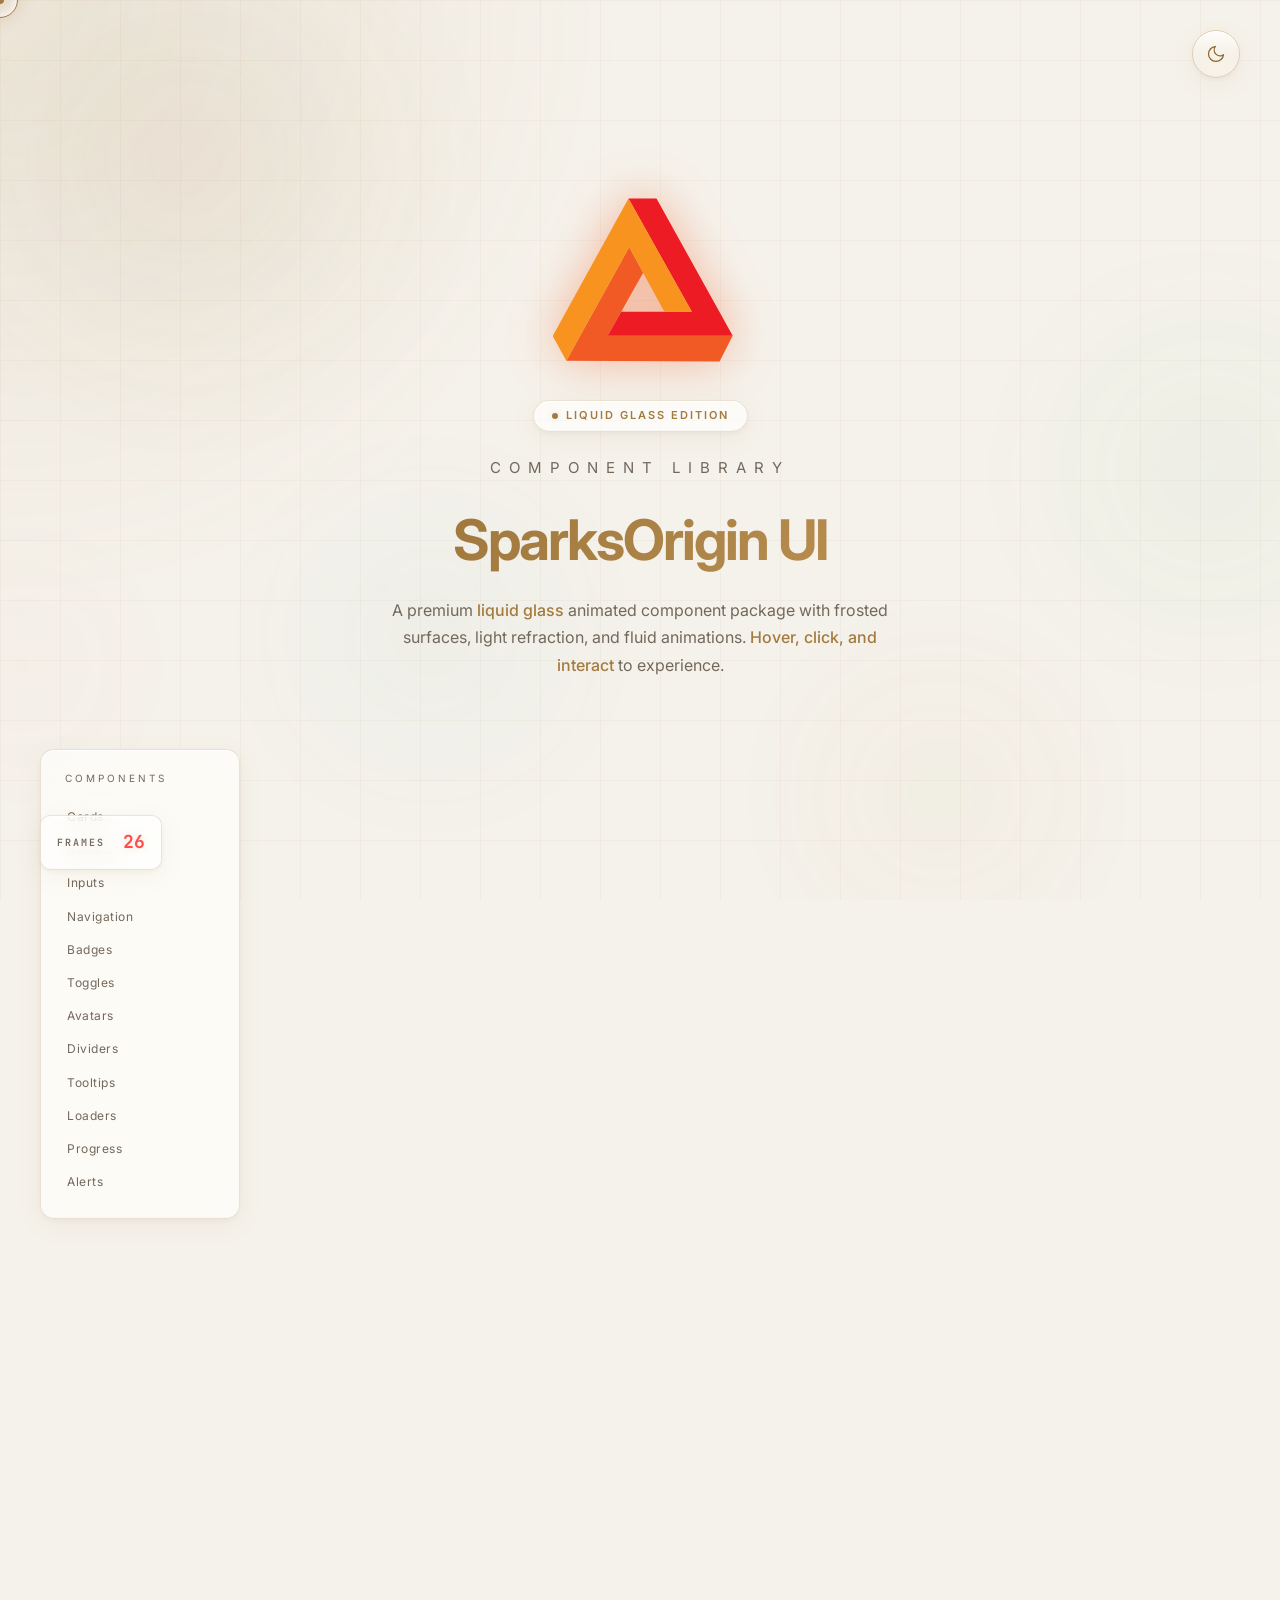
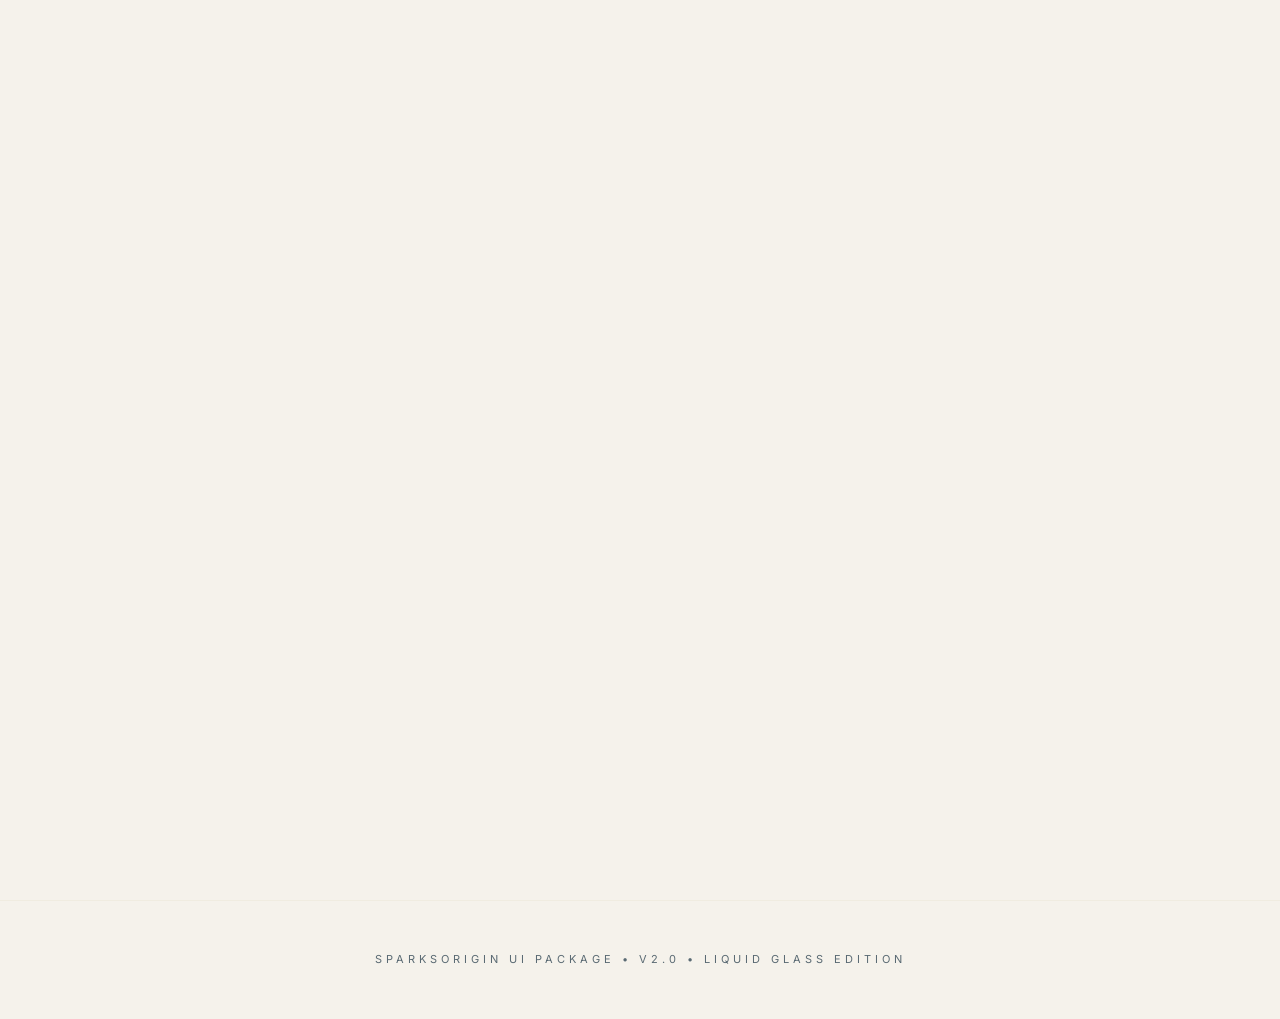
<file: index.html>
<!DOCTYPE html>
<html lang="en">
<head>
  <meta charset="UTF-8">
  <meta name="viewport" content="width=device-width, initial-scale=1.0">
  <meta name="description" content="SparksOrigin UI Package v2.0 — Premium dark &amp; gold liquid glass animated component library">
  <title>SparksOrigin UI — Liquid Glass Edition</title>
  <link rel="preconnect" href="https://fonts.googleapis.com">
  <link rel="preconnect" href="https://fonts.gstatic.com" crossorigin>
  <link href="https://fonts.googleapis.com/css2?family=Inter:wght@300;400;500;600;700&family=JetBrains+Mono:wght@400;500&display=swap" rel="stylesheet">
  
<link rel="stylesheet" href="theme-dark.css" id="theme-dark" disabled>
<link rel="stylesheet" href="theme-light.css" id="theme-light" disabled>
  <!-- Core & Animations -->
  <link rel="stylesheet" href="css/core.css">
  <link rel="stylesheet" href="css/animations.css">
  <link rel="stylesheet" href="css/layout.css">
  
  <!-- Components -->
  <link rel="stylesheet" href="css/card.css">
  <link rel="stylesheet" href="css/button.css">
  <link rel="stylesheet" href="css/input.css">
  <link rel="stylesheet" href="css/navigation.css">
  <link rel="stylesheet" href="css/badge.css">
  <link rel="stylesheet" href="css/toggle.css">
  <link rel="stylesheet" href="css/avatar.css">
  <link rel="stylesheet" href="css/divider.css">
  <link rel="stylesheet" href="css/tooltip.css">
  <link rel="stylesheet" href="css/loader.css">
  <link rel="stylesheet" href="css/progress.css">
  <link rel="stylesheet" href="css/alert.css">
</head>
<body>

  <!-- ===== CUSTOM CURSOR & SPOTLIGHT ===== -->
  <div class="sp-ambient-spotlight"></div>
  <div class="sp-custom-cursor-dot" id="cursor-dot"></div>
  <div class="sp-custom-cursor-ring" id="cursor-ring"></div>

  <!-- ===== ANIMATED BACKGROUND ===== -->
  <div class="bg-canvas">
    <div class="bg-orb bg-orb--1"></div>
    <div class="bg-orb bg-orb--2"></div>
    <div class="bg-orb bg-orb--3"></div>
    <div class="bg-orb bg-orb--4"></div>
    <div class="bg-orb bg-orb--5"></div>
  </div>
  <div class="bg-grid"></div>

  <!-- ===== LIVE FPS COUNTER ===== -->
  <div class="sp-fps-widget" id="fps-widget">
    <div class="sp-fps-label">FRAMES</div>
    <div class="sp-fps-value" id="fps-value">60</div>
  </div>

  <!-- ===== PAGE CONTENT ===== -->
  <div class="page-content">

    <!-- ===== HERO ===== -->
    <header class="hero">
      <div id="triangle">
        <svg id="Layer_1" data-name="Layer 1" version="1.1" viewBox="0 0 2000 2000">
          <polygon class="cls-1" points="928 781 1021 951 784.5 1371.97 1618 1371.97 1530.32 1544 509 1539 928 781"></polygon>
          <polygon class="cls-3" points="1618 1371.97 784.5 1371.97 874.93 1211 1346 1211 923.1 456 1110.06 456 1618 1371.97"></polygon>
          <g id="Layer_2" data-name="Layer 2">
            <polygon class="cls-2" points="418 1372.74 509 1539 928 781 1162.32 1211 1346 1211 923.1 456 418 1372.74"></polygon>
          </g>
        </svg>
      </div>
      <div class="hero-badge">Liquid Glass Edition</div>
      <p class="hero-subtitle">component library</p>
      <h1 class="hero-title">SparksOrigin UI</h1>
      <p class="hero-desc">A premium <strong>liquid glass</strong> animated component package with frosted surfaces, light refraction, and fluid animations. <strong>Hover, click, and interact</strong> to experience.</p>
    </header>
    <div class="theme-switcher-fixed" style="position:fixed; top:30px; right:40px; z-index:100;">
      <button id="theme-toggle" class="sp-btn sp-btn--outline" style="padding:0; border-radius:50%; width:48px; height:48px; display:flex; align-items:center; justify-content:center; box-shadow:var(--sp-shadow-glass);">
        <span class="sp-btn-border" style="border-radius: 50%;"></span>
        <span class="sp-btn-text" id="theme-icon" style="margin:0; display:flex; letter-spacing:0;"></span>
      </button>
    </div>

    <div class="showcase">

      <!-- ===== SIDEBAR ===== -->
      <nav class="sidebar">
        <p class="sidebar-title">Components</p>
        <a href="#cards" class="sidebar-link">Cards</a>
        <a href="#buttons" class="sidebar-link">Buttons</a>
        <a href="#inputs" class="sidebar-link">Inputs</a>
        <a href="#navigation" class="sidebar-link">Navigation</a>
        <a href="#badges" class="sidebar-link">Badges</a>
        <a href="#toggles" class="sidebar-link">Toggles</a>
        <a href="#avatars" class="sidebar-link">Avatars</a>
        <a href="#dividers" class="sidebar-link">Dividers</a>
        <a href="#tooltips" class="sidebar-link">Tooltips</a>
        <a href="#loaders" class="sidebar-link">Loaders</a>
        <a href="#progress" class="sidebar-link">Progress</a>
        <a href="#alerts" class="sidebar-link">Alerts</a>
      </nav>

      <!-- ===== MAIN ===== -->
      <main class="main">

        <!-- ======== CARDS ======== -->
        <section id="cards" class="section">
          <div class="section-header">
            <h2 class="section-title">Cards</h2>
            <p class="section-desc">Frosted glass cards with border rotation, scale, caustic shimmer, and content reveal animations.</p>
          </div>

          <p class="component-label">Default</p>
          <div class="component-row">
            <div class="sp-card">
              <div class="sp-card-border"></div>
              <div class="sp-card-content">
                <div class="sp-card-icon">
                  <svg width="32" height="32" viewBox="0 0 24 24" fill="none" stroke="currentColor" stroke-width="1.5" stroke-linecap="round" stroke-linejoin="round"><polygon points="12 2 15.09 8.26 22 9.27 17 14.14 18.18 21.02 12 17.77 5.82 21.02 7 14.14 2 9.27 8.91 8.26 12 2"/></svg>
                </div>
                <h3 class="sp-card-title">Spark</h3>
                <p class="sp-card-subtitle">design system</p>
              </div>
              <span class="sp-card-footer">hover to reveal</span>
            </div>

            <div class="sp-card">
              <div class="sp-card-border"></div>
              <div class="sp-card-content">
                <div class="sp-card-icon">
                  <svg width="32" height="32" viewBox="0 0 24 24" fill="none" stroke="currentColor" stroke-width="1.5" stroke-linecap="round" stroke-linejoin="round"><path d="M12 3h7a2 2 0 0 1 2 2v14a2 2 0 0 1-2 2h-7m0-18H5a2 2 0 0 0-2 2v14a2 2 0 0 0 2 2h7m0-18v18"/></svg>
                </div>
                <h3 class="sp-card-title">Layout</h3>
                <p class="sp-card-subtitle">components</p>
              </div>
              <span class="sp-card-footer">interactive ui</span>
            </div>
          </div>

          <p class="component-label">Feature Card</p>
          <div class="component-row">
            <div class="sp-card sp-card--feature">
              <div class="sp-card-border"></div>
              <div class="sp-card-content">
                <div class="sp-card-icon">
                  <svg width="40" height="40" viewBox="0 0 24 24" fill="none" stroke="currentColor" stroke-width="1.5" stroke-linecap="round" stroke-linejoin="round"><path d="M21 16V8a2 2 0 0 0-1-1.73l-7-4a2 2 0 0 0-2 0l-7 4A2 2 0 0 0 3 8v8a2 2 0 0 0 1 1.73l7 4a2 2 0 0 0 2 0l7-4A2 2 0 0 0 21 16z"/><polyline points="3.27 6.96 12 12.01 20.73 6.96"/><line x1="12" y1="22.08" x2="12" y2="12"/></svg>
                </div>
                <h3 class="sp-card-title">Premium Feature</h3>
                <p class="sp-card-subtitle">liquid glass animation</p>
              </div>
              <span class="sp-card-footer">sparksorigin ui</span>
            </div>
          </div>

          <p class="component-label">Compact Cards</p>
          <div class="component-row">
            <div class="sp-card sp-card--compact">
              <div class="sp-card-border"></div>
              <div class="sp-card-content">
                <h3 class="sp-card-title" style="font-size: 12px;">Glass</h3>
              </div>
              <span class="sp-card-footer">mini</span>
            </div>
            <div class="sp-card sp-card--compact">
              <div class="sp-card-border"></div>
              <div class="sp-card-content">
                <h3 class="sp-card-title" style="font-size: 12px;">Frost</h3>
              </div>
              <span class="sp-card-footer">card</span>
            </div>
            <div class="sp-card sp-card--compact">
              <div class="sp-card-border"></div>
              <div class="sp-card-content">
                <h3 class="sp-card-title" style="font-size: 12px;">Blur</h3>
              </div>
              <span class="sp-card-footer">unit</span>
            </div>
          </div>
        </section>

        <!-- ======== BUTTONS ======== -->
        <section id="buttons" class="section">
          <div class="section-header">
            <h2 class="section-title">Buttons</h2>
            <p class="section-desc">Frosted glass buttons with border reveal, trail sweep, and letter-spacing transitions.</p>
          </div>

          <p class="component-label">Primary</p>
          <div class="component-row">
            <button class="sp-btn" id="btn-start">
              <span class="sp-btn-border"></span>
              <span class="sp-btn-trail"></span>
              <span class="sp-btn-text">Get Started</span>
            </button>
            <button class="sp-btn" id="btn-explore">
              <span class="sp-btn-border"></span>
              <span class="sp-btn-trail"></span>
              <span class="sp-btn-text">Explore</span>
            </button>
          </div>

          <p class="component-label">Outline</p>
          <div class="component-row">
            <button class="sp-btn sp-btn--outline" id="btn-outline">
              <span class="sp-btn-border"></span>
              <span class="sp-btn-trail"></span>
              <span class="sp-btn-text">Outline Style</span>
            </button>
            <button class="sp-btn sp-btn--outline" id="btn-secondary">
              <span class="sp-btn-border"></span>
              <span class="sp-btn-trail"></span>
              <span class="sp-btn-text">Secondary</span>
            </button>
          </div>

          <p class="component-label">Ghost</p>
          <div class="component-row">
            <button class="sp-btn sp-btn--ghost" id="btn-ghost1">
              <span class="sp-btn-text">Ghost Link</span>
            </button>
            <button class="sp-btn sp-btn--ghost" id="btn-ghost2">
              <span class="sp-btn-text">Learn More</span>
            </button>
          </div>

          <p class="component-label">Danger</p>
          <div class="component-row">
            <button class="sp-btn sp-btn--danger" id="btn-danger">
              <span class="sp-btn-border"></span>
              <span class="sp-btn-trail"></span>
              <span class="sp-btn-text">Delete</span>
            </button>
          </div>
        </section>

        <!-- ======== INPUTS ======== -->
        <section id="inputs" class="section">
          <div class="section-header">
            <h2 class="section-title">Inputs</h2>
            <p class="section-desc">Frosted glass inputs with floating labels, animated border reveal, and focus glow refraction.</p>
          </div>

          <div class="component-grid">
            <div class="sp-input-wrap">
              <input type="text" class="sp-input" id="input-name" placeholder=" " autocomplete="off">
              <label class="sp-input-label" for="input-name">Full Name</label>
              <span class="sp-input-line"></span>
              <span class="sp-input-border"></span>
            </div>

            <div class="sp-input-wrap">
              <input type="email" class="sp-input" id="input-email" placeholder=" " autocomplete="off">
              <label class="sp-input-label" for="input-email">Email Address</label>
              <span class="sp-input-line"></span>
              <span class="sp-input-border"></span>
            </div>

            <div class="sp-input-wrap">
              <input type="password" class="sp-input" id="input-pw" placeholder=" " autocomplete="off">
              <label class="sp-input-label" for="input-pw">Password</label>
              <span class="sp-input-line"></span>
              <span class="sp-input-border"></span>
            </div>
          </div>
        </section>

        <!-- ======== NAVIGATION ======== -->
        <section id="navigation" class="section">
          <div class="section-header">
            <h2 class="section-title">Navigation</h2>
            <p class="section-desc">Nav links with trail underline sweep, letter-spacing animation, and text glow.</p>
          </div>

          <div class="glass-stage component-row">
            <a href="#" class="sp-nav-link" onclick="event.preventDefault()" id="nav-home">Home</a>
            <a href="#" class="sp-nav-link sp-nav-link--active" onclick="event.preventDefault()" id="nav-comp">Components</a>
            <a href="#" class="sp-nav-link" onclick="event.preventDefault()" id="nav-docs">Documentation</a>
            <a href="#" class="sp-nav-link" onclick="event.preventDefault()" id="nav-examples">Examples</a>
            <a href="#" class="sp-nav-link" onclick="event.preventDefault()" id="nav-github">GitHub</a>
          </div>
        </section>

        <!-- ======== BADGES ======== -->
        <section id="badges" class="section">
          <div class="section-header">
            <h2 class="section-title">Badges</h2>
            <p class="section-desc">Frosted glass badges with scale, color fill, and border-radius morph animations.</p>
          </div>

          <p class="component-label">Default</p>
          <div class="component-row">
            <span class="sp-badge">Default</span>
            <span class="sp-badge">Glass</span>
            <span class="sp-badge">Premium</span>
            <span class="sp-badge">v2.0</span>
          </div>

          <p class="component-label">Status Variants</p>
          <div class="component-row">
            <span class="sp-badge sp-badge--success">Active</span>
            <span class="sp-badge sp-badge--danger">Error</span>
            <span class="sp-badge sp-badge--success sp-badge--dot">Online</span>
            <span class="sp-badge sp-badge--danger sp-badge--dot">Offline</span>
          </div>
        </section>

        <!-- ======== TOGGLES ======== -->
        <section id="toggles" class="section">
          <div class="section-header">
            <h2 class="section-title">Toggles</h2>
            <p class="section-desc">Frosted glass toggle switches with trail sweep and spring-physics thumb animation. Click to toggle.</p>
          </div>

          <div class="component-row">
            <div class="toggle-container">
              <input type="checkbox" class="toggle-input">
              <svg xmlns="http://www.w3.org/2000/svg" viewBox="0 0 292 142" class="toggle">
                <path d="M71 142C31.7878 142 0 110.212 0 71C0 31.7878 31.7878 0 71 0C110.212 0 119 30 146 30C173 30 182 0 221 0C260 0 292 31.7878 292 71C292 110.212 260.212 142 221 142C181.788 142 173 112 146 112C119 112 110.212 142 71 142Z" class="toggle-background"></path>
                <rect rx="6" height="64" width="12" y="39" x="64" class="toggle-icon on"></rect>
                <path d="M221 91C232.046 91 241 82.0457 241 71C241 59.9543 232.046 51 221 51C209.954 51 201 59.9543 201 71C201 82.0457 209.954 91 221 91ZM221 103C238.673 103 253 88.6731 253 71C253 53.3269 238.673 39 221 39C203.327 39 189 53.3269 189 71C189 88.6731 203.327 103 221 103Z" fill-rule="evenodd" class="toggle-icon off"></path>
                <g filter="url('#goo')">
                  <rect fill="#fff" rx="29" height="58" width="116" y="42" x="13" class="toggle-circle-center"></rect>
                  <rect fill="#fff" rx="58" height="114" width="114" y="14" x="14" class="toggle-circle left"></rect>
                  <rect fill="#fff" rx="58" height="114" width="114" y="14" x="164" class="toggle-circle right"></rect>
                </g>
                <filter id="goo">
                  <feGaussianBlur stdDeviation="10" result="blur" in="SourceGraphic"></feGaussianBlur>
                  <feColorMatrix result="goo" values="1 0 0 0 0  0 1 0 0 0  0 0 1 0 0  0 0 0 18 -7" mode="matrix" in="blur"></feColorMatrix>
                </filter>
              </svg>
            </div>
            <div class="toggle-container">
              <input type="checkbox" class="toggle-input" checked>
              <svg xmlns="http://www.w3.org/2000/svg" viewBox="0 0 292 142" class="toggle">
                <path d="M71 142C31.7878 142 0 110.212 0 71C0 31.7878 31.7878 0 71 0C110.212 0 119 30 146 30C173 30 182 0 221 0C260 0 292 31.7878 292 71C292 110.212 260.212 142 221 142C181.788 142 173 112 146 112C119 112 110.212 142 71 142Z" class="toggle-background"></path>
                <rect rx="6" height="64" width="12" y="39" x="64" class="toggle-icon on"></rect>
                <path d="M221 91C232.046 91 241 82.0457 241 71C241 59.9543 232.046 51 221 51C209.954 51 201 59.9543 201 71C201 82.0457 209.954 91 221 91ZM221 103C238.673 103 253 88.6731 253 71C253 53.3269 238.673 39 221 39C203.327 39 189 53.3269 189 71C189 88.6731 203.327 103 221 103Z" fill-rule="evenodd" class="toggle-icon off"></path>
                <g filter="url('#goo-2')">
                  <rect fill="#fff" rx="29" height="58" width="116" y="42" x="13" class="toggle-circle-center"></rect>
                  <rect fill="#fff" rx="58" height="114" width="114" y="14" x="14" class="toggle-circle left"></rect>
                  <rect fill="#fff" rx="58" height="114" width="114" y="14" x="164" class="toggle-circle right"></rect>
                </g>
                <filter id="goo-2">
                  <feGaussianBlur stdDeviation="10" result="blur" in="SourceGraphic"></feGaussianBlur>
                  <feColorMatrix result="goo-2" values="1 0 0 0 0  0 1 0 0 0  0 0 1 0 0  0 0 0 18 -7" mode="matrix" in="blur"></feColorMatrix>
                </filter>
              </svg>
            </div>
          </div>
        </section>

        <!-- ======== AVATARS ======== -->
        <section id="avatars" class="section">
          <div class="section-header">
            <h2 class="section-title">Avatars</h2>
            <p class="section-desc">Circular avatars with gold ring reveal, glow effect, and status indicator pulse.</p>
          </div>

          <div class="component-row">
            <div class="sp-avatar sp-avatar--sm" id="avatar-sm">
              <div class="sp-avatar-ring"></div>
              <div class="sp-avatar-img" style="background: linear-gradient(135deg, #bd9f67, #243137);">
                <span style="font-size:12px;">S</span>
              </div>
            </div>

            <div class="sp-avatar" id="avatar-md">
              <div class="sp-avatar-ring"></div>
              <div class="sp-avatar-img" style="background: linear-gradient(135deg, #bd9f67, #243137);">
                <span style="font-size:16px;">SP</span>
              </div>
              <div class="sp-avatar-status"></div>
            </div>

            <div class="sp-avatar sp-avatar--lg" id="avatar-lg">
              <div class="sp-avatar-ring"></div>
              <div class="sp-avatar-img" style="background: linear-gradient(135deg, #bd9f67, #2d3d45);">
                <span style="font-size:22px;">UI</span>
              </div>
              <div class="sp-avatar-status"></div>
            </div>
          </div>
        </section>

        <!-- ======== DIVIDERS ======== -->
        <section id="dividers" class="section">
          <div class="section-header">
            <h2 class="section-title">Dividers</h2>
            <p class="section-desc">Animated gold dividers with continuous trail gradient sweep.</p>
          </div>

          <div style="padding: 24px 0;">
            <p class="component-label">Simple</p>
            <div class="sp-divider"></div>
          </div>

          <div style="padding: 24px 0;">
            <p class="component-label">With Text</p>
            <div class="sp-divider sp-divider--text" data-text="or continue with">or continue with</div>
          </div>
        </section>

        <!-- ======== TOOLTIPS ======== -->
        <section id="tooltips" class="section">
          <div class="section-header">
            <h2 class="section-title">Tooltips</h2>
            <p class="section-desc">Frosted glass tooltips with spring-scale entry animation.</p>
          </div>

          <div class="component-row" style="gap: 48px; padding: 60px 0 40px;">
            <span class="sp-has-tooltip" id="tooltip-1">
              <span class="sp-badge">Hover Me</span>
              <span class="sp-tooltip">Frosted glass tooltip with blur refraction</span>
            </span>

            <span class="sp-has-tooltip" id="tooltip-2">
              <span class="sp-badge">Info</span>
              <span class="sp-tooltip">Premium liquid glass component</span>
            </span>
          </div>
        </section>

        <!-- ======== LOADERS ======== -->
        <section id="loaders" class="section">
          <div class="section-header">
            <h2 class="section-title">Loaders</h2>
            <p class="section-desc">Gold spinning rings with gradient glow trail and pulse variants.</p>
          </div>

          <div class="component-row" style="gap: 48px;">
            <div style="text-align:center;">
              <div class="sp-loader sp-loader--sm"></div>
              <p class="component-label" style="margin-top:12px; margin-bottom:0;">Small</p>
            </div>
            <div style="text-align:center;">
              <div class="sp-loader"></div>
              <p class="component-label" style="margin-top:12px; margin-bottom:0;">Default</p>
            </div>
            <div style="text-align:center;">
              <div class="sp-loader sp-loader--lg"></div>
              <p class="component-label" style="margin-top:12px; margin-bottom:0;">Large</p>
            </div>
            <div style="text-align:center;">
              <div class="sp-loader sp-loader--pulse"></div>
              <p class="component-label" style="margin-top:12px; margin-bottom:0;">Pulse</p>
            </div>
          </div>
        </section>

        <!-- ======== PROGRESS ======== -->
        <section id="progress" class="section">
          <div class="section-header">
            <h2 class="section-title">Progress Bars</h2>
            <p class="section-desc">Frosted glass tracks with gradient fill, shimmer glow, and leading edge light.</p>
          </div>

          <div style="display:flex; flex-direction:column; gap:24px; max-width:500px;">
            <div>
              <p class="component-label">25%</p>
              <div class="sp-progress">
                <div class="sp-progress-fill" style="width: 25%;"></div>
              </div>
            </div>
            <div>
              <p class="component-label">60%</p>
              <div class="sp-progress">
                <div class="sp-progress-fill" style="width: 60%;"></div>
              </div>
            </div>
            <div>
              <p class="component-label">90%</p>
              <div class="sp-progress">
                <div class="sp-progress-fill" style="width: 90%;"></div>
              </div>
            </div>
          </div>
        </section>

        <!-- ======== ALERTS ======== -->
        <section id="alerts" class="section">
          <div class="section-header">
            <h2 class="section-title">Alerts</h2>
            <p class="section-desc">Frosted glass notifications with slide-in animation, border reveal, and status glow.</p>
          </div>

          <div style="display: flex; flex-direction: column; gap: 16px; max-width: 500px;">
            <div class="sp-alert" id="alert-default">
              <div class="sp-alert-border"></div>
              <div class="sp-alert-content">
                <strong class="sp-alert-title">Default Alert</strong>
                <p class="sp-alert-text">Frosted glass notification with gold accent.</p>
              </div>
              <button class="sp-alert-close" onclick="this.parentElement.style.display='none'">&times;</button>
            </div>

            <div class="sp-alert sp-alert--success" id="alert-success">
              <div class="sp-alert-border"></div>
              <div class="sp-alert-content">
                <strong class="sp-alert-title">Success</strong>
                <p class="sp-alert-text">Operation completed successfully.</p>
              </div>
              <button class="sp-alert-close" onclick="this.parentElement.style.display='none'">&times;</button>
            </div>

            <div class="sp-alert sp-alert--danger" id="alert-danger">
              <div class="sp-alert-border"></div>
              <div class="sp-alert-content">
                <strong class="sp-alert-title">Error</strong>
                <p class="sp-alert-text">Something went wrong. Please try again.</p>
              </div>
              <button class="sp-alert-close" onclick="this.parentElement.style.display='none'">&times;</button>
            </div>

            <div class="sp-alert sp-alert--info" id="alert-info">
              <div class="sp-alert-border"></div>
              <div class="sp-alert-content">
                <strong class="sp-alert-title">Info</strong>
                <p class="sp-alert-text">Here's some helpful information for you.</p>
              </div>
              <button class="sp-alert-close" onclick="this.parentElement.style.display='none'">&times;</button>
            </div>
          </div>
        </section>

      </main>
    </div>

    <!-- Footer -->
    <footer style="text-align:center; padding: 50px 40px; border-top: 1px solid rgba(189,159,103,0.08);">
      <p style="font-size: 11px; text-transform: uppercase; letter-spacing: 4px; color: #5a6a73;">SparksOrigin UI Package &bull; v2.0 &bull; Liquid Glass Edition</p>
    </footer>

  </div><!-- /page-content -->

<script>
      // Initialize theme based on system preference or default to dark
      const darkLink = document.getElementById('theme-dark');
      const lightLink = document.getElementById('theme-light');
      const prefersDark = window.matchMedia && window.matchMedia('(prefers-color-scheme: dark)').matches;
      const moonSVG = `<svg width="20" height="20" viewBox="0 0 24 24" fill="none" stroke="currentColor" stroke-width="1.5" stroke-linecap="round" stroke-linejoin="round"><path d="M21 12.79A9 9 0 1 1 11.21 3 7 7 0 0 0 21 12.79z"></path></svg>`;
      const sunSVG = `<svg width="20" height="20" viewBox="0 0 24 24" fill="none" stroke="currentColor" stroke-width="1.5" stroke-linecap="round" stroke-linejoin="round"><circle cx="12" cy="12" r="5"></circle><line x1="12" y1="1" x2="12" y2="3"></line><line x1="12" y1="21" x2="12" y2="23"></line><line x1="4.22" y1="4.22" x2="5.64" y2="5.64"></line><line x1="18.36" y1="18.36" x2="19.78" y2="19.78"></line><line x1="1" y1="12" x2="3" y2="12"></line><line x1="21" y1="12" x2="23" y2="12"></line><line x1="4.22" y1="19.78" x2="5.64" y2="18.36"></line><line x1="18.36" y1="5.64" x2="19.78" y2="4.22"></line></svg>`;
      const themeIcon = document.getElementById('theme-icon');

      function setTheme(isDark) {
        if (isDark) {
          darkLink.disabled = false;
          lightLink.disabled = true;
          if(themeIcon) themeIcon.innerHTML = sunSVG;
        } else {
          darkLink.disabled = true;
          lightLink.disabled = false;
          if(themeIcon) themeIcon.innerHTML = moonSVG;
        }
        localStorage.setItem('sp-theme', isDark ? 'dark' : 'light');
      }
      // Load saved preference
      const saved = localStorage.getItem('sp-theme');
      if (saved) {
        setTheme(saved === 'dark');
      } else {
        setTheme(prefersDark);
      }
      // Toggle button handler
      document.getElementById('theme-toggle').addEventListener('click', () => {
        const isDark = darkLink.disabled;
        setTheme(isDark);
      });
      // Custom Cursor Logic
      const cursorDot = document.getElementById('cursor-dot');
      const cursorRing = document.getElementById('cursor-ring');
      let mouseX = 0, mouseY = 0;
      let ringX = 0, ringY = 0;
      let isHovering = false;

      // Ambient Spotlight Tracking
      const spotlight = document.querySelector('.sp-ambient-spotlight');

      window.addEventListener('mousemove', (e) => {
        mouseX = e.clientX;
        mouseY = e.clientY;
      });

      // Smooth follow for the ring using requestAnimationFrame
      function animateCursor() {
        // Sync dot and spotlight directly to mouse coordinates
        cursorDot.style.transform = `translate3d(${mouseX}px, ${mouseY}px, 0) translate(-50%, -50%)`;
        spotlight.style.setProperty('--mouse-x', `${mouseX}px`);
        spotlight.style.setProperty('--mouse-y', `${mouseY}px`);

        // Spring physics for the ring
        ringX += (mouseX - ringX) * 0.15; // spring factor
        ringY += (mouseY - ringY) * 0.15;
        
        cursorRing.style.transform = `translate3d(${ringX}px, ${ringY}px, 0) translate(-50%, -50%)`;
        
        requestAnimationFrame(animateCursor);
      }
      animateCursor();

      // Add hover effect for interactive elements
      const interactiveElements = document.querySelectorAll('a, button, .sp-card, .sp-toggle, .sp-avatar, input');
      interactiveElements.forEach(el => {
        el.addEventListener('mouseenter', () => document.body.classList.add('sp-cursor-hover'));
        el.addEventListener('mouseleave', () => document.body.classList.remove('sp-cursor-hover'));
      });

      // ===== INTERSECTION OBSERVER (Scroll Animations) =====
      // Automatically add reveal class to all sections and rows
      const revealElements = document.querySelectorAll('.section, .hero, .sidebar');
      revealElements.forEach(el => el.classList.add('sp-reveal'));

      const revealObserver = new IntersectionObserver((entries, observer) => {
        entries.forEach(entry => {
          if (entry.isIntersecting) {
            entry.target.classList.add('sp-active');
            // observer.unobserve(entry.target); // Un-comment if you only want it to reveal once
          } else {
            // Remove this else block if you don't want elements to re-animate on scroll up
            entry.target.classList.remove('sp-active');
          }
        });
      }, {
        root: null,
        threshold: 0.1,
        rootMargin: "0px 0px -50px 0px"
      });

      revealElements.forEach(el => revealObserver.observe(el));

      // ===== FPS COUNTER =====
      const fpsValue = document.getElementById('fps-value');
      let frameCount = 0;
      let lastTime = performance.now();
      
      function measureFPS() {
        const now = performance.now();
        frameCount++;
        if (now - lastTime >= 1000) {
          fpsValue.textContent = frameCount;
          
          // Color code based on performance
          if(frameCount >= 55) fpsValue.style.color = 'var(--sp-accent-light)';
          else if(frameCount >= 30) fpsValue.style.color = 'var(--sp-accent)';
          else fpsValue.style.color = '#ff4d4d'; // drops below 30

          frameCount = 0;
          lastTime = now;
        }
        requestAnimationFrame(measureFPS);
      }
      measureFPS();

    </script>
</body>
</html>
</file>
<file: theme-dark.css>
/*
 * SparksOrigin UI — Dark Theme
 * Liquid Glass on dark surfaces
 */
:root {
  /* Surface */
  --sp-bg-deep: #0f191e;
  --sp-bg-page: #141f24;
  --sp-bg-card: #243137;
  --sp-bg-elevated: #2d3d45;

  /* Liquid Glass */
  --sp-glass: rgba(36, 49, 55, 0.55);
  --sp-glass-strong: rgba(36, 49, 55, 0.75);
  --sp-glass-border: rgba(189, 159, 103, 0.18);
  --sp-glass-highlight: rgba(255, 255, 255, 0.06);
  --sp-glass-shine: rgba(255, 255, 255, 0.1);
  --sp-glass-shadow-color: rgba(0, 0, 0, 0.25);
  --sp-glass-blur: 18px;
  --sp-glass-saturate: 180%;

  /* Accent */
  --sp-accent: #bd9f67;
  --sp-accent-light: #d4b97a;
  --sp-accent-dark: #a08550;
  --sp-accent-glow: rgba(189, 159, 103, 0.3);
  --sp-accent-glass: rgba(189, 159, 103, 0.12);
  --sp-accent-text: #bd9f67;
  --sp-accent-on-fill: #0f191e;

  /* Text */
  --sp-text: #e8e0d4;
  --sp-text-muted: #7a8a93;
  --sp-text-faint: #5a6a73;

  /* Status */
  --sp-danger: #e06060;
  --sp-danger-glow: rgba(224, 96, 96, 0.3);
  --sp-danger-glass: rgba(224, 96, 96, 0.12);
  --sp-success: #5ccc80;
  --sp-success-glow: rgba(92, 204, 128, 0.3);
  --sp-success-glass: rgba(92, 204, 128, 0.12);
  --sp-info: #5ca8cc;
  --sp-info-glow: rgba(92, 168, 204, 0.3);
  --sp-info-glass: rgba(92, 168, 204, 0.12);

  /* Depth Shadows */
  --sp-shadow-glass:
    0 8px 32px rgba(0, 0, 0, 0.3),
    0 2px 8px rgba(0, 0, 0, 0.2),
    inset 0 1px 0 var(--sp-glass-shine),
    inset 0 -1px 0 rgba(0, 0, 0, 0.15);
  --sp-shadow-glass-hover:
    0 20px 50px rgba(0, 0, 0, 0.4),
    0 8px 20px rgba(0, 0, 0, 0.25),
    inset 0 1px 0 var(--sp-glass-shine);
  --sp-shadow-glow:
    0 0 40px var(--sp-accent-glow),
    0 12px 40px rgba(0, 0, 0, 0.3),
    inset 0 1px 0 var(--sp-glass-shine);
  --sp-shadow-sm:
    0 2px 8px rgba(0, 0, 0, 0.2),
    inset 0 1px 0 var(--sp-glass-shine);
  --sp-shadow-inset:
    inset 0 2px 6px rgba(0, 0, 0, 0.25),
    0 1px 0 var(--sp-glass-shine);

  /* Ripple */
  --sp-ripple: rgba(189, 159, 103, 0.25);

  /* Scrollbar */
  --sp-scrollbar-track: rgba(255,255,255,0.03);
  --sp-scrollbar-thumb: rgba(189,159,103,0.2);

  /* Orb Colors (background) */
  --sp-orb-1: rgba(189,159,103,0.25);
  --sp-orb-2: rgba(92,204,128,0.12);
  --sp-orb-3: rgba(92,168,204,0.12);
  --sp-orb-4: rgba(189,159,103,0.15);
  --sp-orb-5: rgba(224,96,96,0.08);
  --sp-grid-color: rgba(189,159,103,0.03);
}
</file>
<file: theme-light.css>
/*
 * SparksOrigin UI — Light Theme
 * Liquid Glass on luminous surfaces
 */
:root {
  /* Surface */
  --sp-bg-deep: #e8e4db;
  --sp-bg-page: #f5f2eb;
  --sp-bg-card: #ffffff;
  --sp-bg-elevated: #faf8f5;

  /* Liquid Glass */
  --sp-glass: rgba(255, 255, 255, 0.65);
  --sp-glass-strong: rgba(255, 255, 255, 0.85);
  --sp-glass-border: rgba(163, 122, 63, 0.2);
  --sp-glass-highlight: rgba(255, 255, 255, 0.8);
  --sp-glass-shine: rgba(255, 255, 255, 0.95);
  --sp-glass-shadow-color: rgba(163, 122, 63, 0.1);
  --sp-glass-blur: 24px;
  --sp-glass-saturate: 140%;

  /* Accent - Warm, elegant gold */
  --sp-accent: #a37a3f;
  --sp-accent-light: #bd9354;
  --sp-accent-dark: #8a632b;
  --sp-accent-glow: rgba(163, 122, 63, 0.2);
  --sp-accent-glass: rgba(163, 122, 63, 0.1);
  --sp-accent-text: #8a632b;
  --sp-accent-on-fill: #ffffff;

  /* Text - Warm dark slate */
  --sp-text: #332d26;
  --sp-text-muted: #73685c;
  --sp-text-faint: #998e82;

  /* Status */
  --sp-danger: #cc4747;
  --sp-danger-glow: rgba(204, 71, 71, 0.2);
  --sp-danger-glass: rgba(204, 71, 71, 0.1);
  --sp-success: #35a060;
  --sp-success-glow: rgba(53, 160, 96, 0.2);
  --sp-success-glass: rgba(53, 160, 96, 0.1);
  --sp-info: #358da0;
  --sp-info-glow: rgba(53, 141, 160, 0.2);
  --sp-info-glass: rgba(53, 141, 160, 0.1);

  /* Depth Shadows - Elegant layered shadows */
  --sp-shadow-glass:
    0 6px 24px rgba(163, 122, 63, 0.08),
    0 2px 6px rgba(51, 45, 38, 0.04),
    inset 0 1px 0 var(--sp-glass-shine),
    inset 0 -1px 0 rgba(51, 45, 38, 0.02);
  --sp-shadow-glass-hover:
    0 12px 36px rgba(163, 122, 63, 0.12),
    0 4px 12px rgba(51, 45, 38, 0.06),
    inset 0 1px 0 var(--sp-glass-shine);
  --sp-shadow-glow:
    0 0 24px var(--sp-accent-glow),
    0 8px 32px rgba(163, 122, 63, 0.1),
    inset 0 1px 0 var(--sp-glass-shine);
  --sp-shadow-sm:
    0 2px 6px rgba(51, 45, 38, 0.06),
    inset 0 1px 0 var(--sp-glass-shine);
  --sp-shadow-inset:
    inset 0 2px 6px rgba(51, 45, 38, 0.06),
    0 1px 0 var(--sp-glass-shine);

  /* Ripple */
  --sp-ripple: rgba(163, 122, 63, 0.2);

  /* Scrollbar */
  --sp-scrollbar-track: rgba(51, 45, 38, 0.03);
  --sp-scrollbar-thumb: rgba(163, 122, 63, 0.2);

  /* Orb Colors (background) - Warm pastels */
  --sp-orb-1: rgba(163, 122, 63, 0.15);
  --sp-orb-2: rgba(53, 160, 96, 0.08);
  --sp-orb-3: rgba(53, 141, 160, 0.08);
  --sp-orb-4: rgba(163, 122, 63, 0.1);
  --sp-orb-5: rgba(204, 71, 71, 0.06);
  --sp-grid-color: rgba(163, 122, 63, 0.05);
}
</file>
<file: css/core.css>
/*
 * SparksOrigin UI Package v3.0 — Liquid Glass + Hyper-Animated
 * Core component library — pair with theme-dark.css or theme-light.css
 *
 * New in v3:
 *   - Ripple click effects
 *   - 3D perspective tilt on cards
 *   - Spring-bounce micro-animations
 *   - Animated checkboxes, tabs, sliders, accordion
 *   - Scroll-triggered stagger entrance
 *   - Enhanced shimmer & glow effects
 *   - Magnetic hover feedback
 *   - Theme-agnostic via CSS custom properties
 */


/* ============================================
   SHARED TOKENS (theme-independent)
   ============================================ */
:root {
  --sp-speed: 0.1s;
  --sp-speed-fast: 0.05s;
  --sp-speed-slow: 0.2s;
  --sp-ease: cubic-bezier(0.4, 0, 0.2, 1);
  --sp-ease-spring: cubic-bezier(0.34, 1.56, 0.64, 1);
  --sp-ease-glass: cubic-bezier(0.22, 0.61, 0.36, 1);
  --sp-ease-bounce: cubic-bezier(0.68, -0.55, 0.27, 1.55);
  --sp-radius: 14px;
  --sp-radius-sm: 10px;
  --sp-radius-pill: 24px;
}

/* Hide default cursor to use custom */
* {
  cursor: none !important;
}

/* ============================================
   CUSTOM CURSOR
   ============================================ */
.sp-custom-cursor-dot {
  position: fixed;
  top: 0; left: 0;
  width: 8px; height: 8px;
  background: var(--sp-accent);
  border-radius: 50%;
  pointer-events: none;
  z-index: 9999;
  box-shadow: 0 0 10px var(--sp-accent-glow);
  transition: width 0.2s, height 0.2s, background 0.2s;
  will-change: transform;
}

.sp-custom-cursor-ring {
  position: fixed;
  top: 0; left: 0;
  width: 36px; height: 36px;
  border: 1px solid var(--sp-accent);
  border-radius: 50%;
  pointer-events: none;
  z-index: 9998;
  transition: width 0.3s, height 0.3s, border-color 0.3s, background 0.3s;
  box-shadow: 0 0 15px var(--sp-accent-glow), inset 0 0 10px var(--sp-glass-shine);
  backdrop-filter: blur(2px);
  -webkit-backdrop-filter: blur(2px);
  will-change: transform;
}

/* Hover state for cursor */
body.sp-cursor-hover .sp-custom-cursor-dot {
  width: 4px; height: 4px;
  background: var(--sp-text);
}
body.sp-cursor-hover .sp-custom-cursor-ring {
  width: 54px; height: 54px;
  background: var(--sp-accent-glass);
  border-color: var(--sp-text);
}

/* Hide custom cursor on mobile / touch devices */
@media (pointer: coarse) {
  .sp-custom-cursor-dot,
  .sp-custom-cursor-ring {
    display: none !important;
  }
}


/* ============================================
   UTILITY: Ripple Effect
   Add .sp-ripple to any clickable element.
   Requires JS to inject <span class="sp-ripple-circle"> on click.
   ============================================ */
.sp-ripple {
  position: relative;
  overflow: hidden;
}
.sp-ripple-circle {
  position: absolute;
  width: 80px;
  height: 80px;
  border-radius: 50%;
  background: var(--sp-ripple);
  pointer-events: none;
  animation: sp-ripple-expand 0.6s var(--sp-ease) forwards;
  z-index: 10;
}



/* ============================================
   NEW: Checkbox (.sp-checkbox)
   ============================================ */
.sp-checkbox {
  display: inline-flex;
  align-items: center;
  gap: 10px;
  cursor: pointer;
  user-select: none;
  font-size: 13px;
  color: var(--sp-text);
  letter-spacing: 0.5px;
}
.sp-checkbox-box {
  position: relative;
  width: 22px; height: 22px;
  background: var(--sp-glass);
  backdrop-filter: blur(8px) saturate(140%);
  -webkit-backdrop-filter: blur(8px) saturate(140%);
  border: 1.5px solid var(--sp-glass-border);
  border-radius: 6px;
  box-shadow: var(--sp-shadow-inset);
  flex-shrink: 0;
  transition:
    background var(--sp-speed-fast) var(--sp-ease),
    border-color var(--sp-speed-fast) var(--sp-ease),
    box-shadow var(--sp-speed-fast) var(--sp-ease),
    transform var(--sp-speed-fast) var(--sp-ease-spring);
}
.sp-checkbox-box svg {
  position: absolute;
  top: 3px; left: 3px;
  width: 14px; height: 14px;
  stroke: var(--sp-accent-on-fill);
  stroke-width: 2.5;
  stroke-linecap: round;
  stroke-linejoin: round;
  fill: none;
  stroke-dasharray: 24;
  stroke-dashoffset: 24;
  transition: stroke-dashoffset 0.3s var(--sp-ease);
}

.sp-checkbox--checked .sp-checkbox-box {
  background: var(--sp-accent);
  border-color: var(--sp-accent);
  box-shadow: 0 0 16px var(--sp-accent-glow), var(--sp-shadow-sm);
  transform: scale(1.1);
}
.sp-checkbox--checked .sp-checkbox-box svg { stroke-dashoffset: 0; }
.sp-checkbox:hover .sp-checkbox-box { border-color: var(--sp-accent); }


/* ============================================
   NEW: Tabs (.sp-tabs)
   ============================================ */
.sp-tabs {
  display: flex;
  gap: 0;
  background: var(--sp-glass);
  backdrop-filter: blur(12px) saturate(160%);
  -webkit-backdrop-filter: blur(12px) saturate(160%);
  border: 1px solid var(--sp-glass-border);
  border-radius: var(--sp-radius-sm);
  box-shadow: var(--sp-shadow-glass);
  padding: 4px;
  position: relative;
}
.sp-tab {
  flex: 1;
  padding: 10px 20px;
  text-align: center;
  font-size: 11px;
  font-weight: 600;
  text-transform: uppercase;
  letter-spacing: 1.5px;
  color: var(--sp-text-muted);
  background: transparent;
  border: none;
  border-radius: 8px;
  cursor: pointer;
  position: relative;
  z-index: 1;
  font-family: inherit;
  transition:
    color var(--sp-speed-fast) var(--sp-ease),
    letter-spacing var(--sp-speed) var(--sp-ease);
}
.sp-tab:hover { color: var(--sp-accent-text); letter-spacing: 2.5px; }
.sp-tab--active {
  color: var(--sp-accent-on-fill);
  background: var(--sp-accent);
  box-shadow: 0 0 20px var(--sp-accent-glow), var(--sp-shadow-sm);
  letter-spacing: 2px;
}
.sp-tab--active:hover { letter-spacing: 2px; }


/* ============================================
   NEW: Slider (.sp-slider)
   ============================================ */
.sp-slider-wrap { position: relative; width: 100%; padding: 8px 0; }

.sp-slider {
  -webkit-appearance: none;
  appearance: none;
  width: 100%;
  height: 6px;
  background: var(--sp-glass);
  backdrop-filter: blur(8px);
  border: 1px solid var(--sp-glass-border);
  border-radius: 3px;
  outline: none;
  box-shadow: var(--sp-shadow-inset);
  transition: box-shadow var(--sp-speed) var(--sp-ease);
}
.sp-slider:hover { box-shadow: var(--sp-shadow-inset), 0 0 12px var(--sp-accent-glow); }

.sp-slider::-webkit-slider-thumb {
  -webkit-appearance: none;
  appearance: none;
  width: 22px; height: 22px;
  background: var(--sp-accent);
  border-radius: 50%;
  cursor: pointer;
  box-shadow: 0 0 16px var(--sp-accent-glow), 0 2px 8px var(--sp-glass-shadow-color), inset 0 1px 0 var(--sp-glass-shine);
  border: 2px solid var(--sp-accent-light);
  transition: transform 0.2s var(--sp-ease-spring), box-shadow 0.2s var(--sp-ease);
}
.sp-slider::-webkit-slider-thumb:hover { transform: scale(1.2); box-shadow: 0 0 24px var(--sp-accent-glow), 0 4px 12px var(--sp-glass-shadow-color); }
.sp-slider::-webkit-slider-thumb:active { transform: scale(1.1); }

.sp-slider::-moz-range-thumb {
  width: 22px; height: 22px;
  background: var(--sp-accent);
  border-radius: 50%;
  cursor: pointer;
  box-shadow: 0 0 16px var(--sp-accent-glow), 0 2px 8px var(--sp-glass-shadow-color);
  border: 2px solid var(--sp-accent-light);
}

.sp-slider-value {
  text-align: center;
  font-size: 12px;
  font-weight: 600;
  color: var(--sp-accent-text);
  letter-spacing: 1px;
  margin-top: 8px;
}


/* ============================================
   NEW: Accordion (.sp-accordion)
   ============================================ */
.sp-accordion {
  background: var(--sp-glass);
  backdrop-filter: blur(var(--sp-glass-blur)) saturate(var(--sp-glass-saturate));
  -webkit-backdrop-filter: blur(var(--sp-glass-blur)) saturate(var(--sp-glass-saturate));
  border: 1px solid var(--sp-glass-border);
  border-radius: var(--sp-radius-sm);
  box-shadow: var(--sp-shadow-glass);
  overflow: hidden;
}

.sp-accordion-item { border-bottom: 1px solid var(--sp-glass-border); }
.sp-accordion-item:last-child { border-bottom: none; }

.sp-accordion-header {
  display: flex;
  align-items: center;
  justify-content: space-between;
  padding: 16px 20px;
  font-size: 13px;
  font-weight: 600;
  color: var(--sp-text);
  letter-spacing: 0.5px;
  cursor: pointer;
  user-select: none;
  background: transparent;
  border: none;
  width: 100%;
  text-align: left;
  font-family: inherit;
  transition: color var(--sp-speed-fast) var(--sp-ease), background var(--sp-speed-fast) var(--sp-ease);
}
.sp-accordion-header:hover { color: var(--sp-accent-text); background: var(--sp-accent-glass); }

.sp-accordion-icon {
  width: 20px; height: 20px;
  color: var(--sp-text-muted);
  transition: transform var(--sp-speed) var(--sp-ease-spring), color var(--sp-speed-fast) var(--sp-ease);
  flex-shrink: 0;
}
.sp-accordion-item--open .sp-accordion-icon { transform: rotate(180deg); color: var(--sp-accent-text); }
.sp-accordion-item--open .sp-accordion-header { color: var(--sp-accent-text); }

.sp-accordion-body {
  max-height: 0;
  overflow: hidden;
  transition: max-height var(--sp-speed) var(--sp-ease-glass), padding var(--sp-speed) var(--sp-ease);
  padding: 0 20px;
}
.sp-accordion-item--open .sp-accordion-body { max-height: 200px; padding: 0 20px 16px; }

.sp-accordion-body p { font-size: 12px; color: var(--sp-text-muted); line-height: 1.7; }


/* ============================================
   NEW: Skeleton Loader (.sp-skeleton)
   ============================================ */
.sp-skeleton {
  background: linear-gradient(90deg, var(--sp-glass) 25%, var(--sp-glass-highlight) 50%, var(--sp-glass) 75%);
  background-size: 200% 100%;
  animation: sp-skeleton-shimmer 1.8s var(--sp-ease) infinite;
  border-radius: var(--sp-radius-sm);
  border: 1px solid var(--sp-glass-border);
}
.sp-skeleton--text { height: 12px; border-radius: 6px; margin-bottom: 8px; }
.sp-skeleton--text:last-child { width: 60%; }
.sp-skeleton--title { height: 18px; width: 50%; border-radius: 6px; margin-bottom: 14px; }
.sp-skeleton--avatar { width: 48px; height: 48px; border-radius: 50%; }
.sp-skeleton--card { width: 100%; height: 120px; }
.sp-skeleton--btn { width: 140px; height: 44px; border-radius: 10px; }


/* ============================================
   NEW: Theme Toggle (.sp-theme-toggle)
   ============================================ */
.sp-theme-toggle {
  position: relative;
  width: 56px;
  height: 30px;
  background: var(--sp-glass);
  backdrop-filter: blur(12px) saturate(160%);
  -webkit-backdrop-filter: blur(12px) saturate(160%);
  border: 1px solid var(--sp-glass-border);
  border-radius: 15px;
  cursor: pointer;
  box-shadow: var(--sp-shadow-glass);
  overflow: hidden;
  transition: background var(--sp-speed) var(--sp-ease), box-shadow var(--sp-speed) var(--sp-ease);
}

.sp-theme-toggle-thumb {
  position: absolute;
  top: 3px;
  left: 3px;
  width: 22px;
  height: 22px;
  border-radius: 50%;
  background: var(--sp-accent);
  box-shadow: 0 0 12px var(--sp-accent-glow), 0 2px 4px var(--sp-glass-shadow-color);
  display: flex;
  align-items: center;
  justify-content: center;
  transition:
    left var(--sp-speed) var(--sp-ease-bounce),
    transform var(--sp-speed) var(--sp-ease-spring),
    background var(--sp-speed) var(--sp-ease);
}

.sp-theme-toggle-thumb svg {
  width: 12px;
  height: 12px;
  fill: var(--sp-accent-on-fill);
  transition: transform var(--sp-speed) var(--sp-ease-spring);
}

.sp-theme-toggle--light .sp-theme-toggle-thumb {
  left: 29px;
  transform: rotate(360deg);
}
</file>
<file: css/animations.css>
/* ============================================
   KEYFRAME ANIMATIONS
   ============================================ */

@keyframes sp-trail {
  0%   { background: linear-gradient(90deg, rgba(189,159,103,0) 90%, var(--sp-accent) 100%); opacity: 0; }
  30%  { background: linear-gradient(90deg, rgba(189,159,103,0) 70%, var(--sp-accent) 100%); opacity: 1; }
  70%  { background: linear-gradient(90deg, rgba(189,159,103,0) 70%, var(--sp-accent) 100%); opacity: 1; }
  95%  { background: linear-gradient(90deg, rgba(189,159,103,0) 90%, var(--sp-accent) 100%); opacity: 0; }
}

@keyframes sp-cursor {
  0%   { border-right-color: transparent; }
  10%  { border-right-color: var(--sp-accent); }
  80%  { border-right-color: var(--sp-accent); }
  100% { border-right-color: transparent; }
}

@keyframes sp-spin {
  to { transform: rotate(360deg); }
}

@keyframes sp-pulse {
  0%, 100% { transform: scale(1); opacity: 1; }
  50%      { transform: scale(1.5); opacity: 0.4; }
}

@keyframes sp-dot-pulse {
  0%, 100% { transform: scale(1); opacity: 1; }
  50%      { transform: scale(1.6); opacity: 0.3; }
}

@keyframes sp-trail-horizontal {
  0%   { background-position: -200% 0; }
  100% { background-position: 200% 0; }
}

@keyframes sp-fade-in {
  0%   { opacity: 0; transform: translateY(16px) translate3d(0,0,0); }
  100% { opacity: 1; transform: translateY(0) translate3d(0,0,0); }
}

@keyframes sp-slide-in {
  0%   { opacity: 0; transform: translateX(-24px) translate3d(0,0,0); }
  100% { opacity: 1; transform: translateX(0) translate3d(0,0,0); }
}

@keyframes sp-slide-in-right {
  0%   { opacity: 0; transform: translateX(24px) translate3d(0,0,0); }
  100% { opacity: 1; transform: translateX(0) translate3d(0,0,0); }
}

@keyframes sp-progress-glow {
  0%   { background-position: -200% 0; }
  100% { background-position: 200% 0; }
}

@keyframes sp-glass-shimmer {
  0%   { background-position: -200% 0; }
  100% { background-position: 200% 0; }
}

@keyframes sp-ripple-expand {
  0%   { transform: translate(-50%, -50%) scale(0); opacity: 0.5; }
  100% { transform: translate(-50%, -50%) scale(4); opacity: 0; }
}

@keyframes sp-bounce-in {
  0%   { transform: scale(0.3); opacity: 0; }
  50%  { transform: scale(1.08); }
  70%  { transform: scale(0.96); }
  100% { transform: scale(1); opacity: 1; }
}

@keyframes sp-shake {
  0%, 100% { transform: translateX(0); }
  20%  { transform: translateX(-6px); }
  40%  { transform: translateX(6px); }
  60%  { transform: translateX(-4px); }
  80%  { transform: translateX(4px); }
}

@keyframes sp-checkmark {
  0%   { stroke-dashoffset: 24; }
  100% { stroke-dashoffset: 0; }
}

@keyframes sp-glow-pulse {
  0%, 100% { box-shadow: 0 0 8px var(--sp-accent-glow); }
  50%      { box-shadow: 0 0 24px var(--sp-accent-glow), 0 0 48px rgba(189,159,103,0.1); }
}

@keyframes sp-skeleton-shimmer {
  0%   { background-position: -200% 0; }
  100% { background-position: 200% 0; }
}

@keyframes sp-float {
  0%, 100% { transform: translateY(0); }
  50%      { transform: translateY(-6px); }
}

@keyframes sp-ring-draw {
  0%   { stroke-dashoffset: 283; }
  100% { stroke-dashoffset: 0; }
}

/* Stagger entrance utility */
.sp-stagger > * {
  opacity: 0;
  animation: sp-fade-in 0.6s var(--sp-ease) forwards;
}
.sp-stagger > *:nth-child(1)  { animation-delay: 0.05s; }
.sp-stagger > *:nth-child(2)  { animation-delay: 0.10s; }
.sp-stagger > *:nth-child(3)  { animation-delay: 0.15s; }
.sp-stagger > *:nth-child(4)  { animation-delay: 0.20s; }
.sp-stagger > *:nth-child(5)  { animation-delay: 0.25s; }
.sp-stagger > *:nth-child(6)  { animation-delay: 0.30s; }
.sp-stagger > *:nth-child(7)  { animation-delay: 0.35s; }
.sp-stagger > *:nth-child(8)  { animation-delay: 0.40s; }
.sp-stagger > *:nth-child(9)  { animation-delay: 0.45s; }
.sp-stagger > *:nth-child(10) { animation-delay: 0.50s; }




/* ===== TRIANGLE LOGO CSS ===== */

    .cls-1 {
      fill: #f15a24;
      animation: cls1 1s ease infinite both;
    }

    @keyframes cls1 {
      0% { fill: #f15a24; }
      34% { fill: #ed1c24; }
      66% { fill: #f7931e; }
      100% { fill: #f15a24; }
    }

    .cls-1,
    .cls-2,
    .cls-3 {
      stroke-width: 0px;
    }

    .cls-2 {
      fill: #f7931e;
      animation: cls2 1s ease infinite both;
    }

    @keyframes cls2 {
      0% { fill: #f7931e; }
      34% { fill: #f15a24; }
      66% { fill: #ed1c24; }
      100% { fill: #f7931e; }
    }

    .cls-3 {
      fill: #ed1c24;
      animation: cls3 1s ease infinite both;
    }

    @keyframes cls3 {
      0% { fill: #ed1c24; }
      34% { fill: #f7931e; }
      66% { fill: #f15a24; }
      100% { fill: #ed1c24; }
    }

    .cls-4 {
      display: none;
    }

    #triangle {
      height: 300px;
      width: 300px;
      margin: 0 auto;
      padding-top: 30px;
      animation: triangle 1s both infinite;
      filter: drop-shadow(0 0 24px rgba(241, 90, 36, 0.4)); /* Added a nice glow to fit the theme */
    }

    @keyframes triangle {
      0% { transform: translateY(0px); }
      50% { transform: translateY(15px); }
      100% { transform: translateY(0px); }
    }

    @keyframes sp-dot-pulse {
      0%, 100% { transform: scale(1); opacity: 1; }
      50% { transform: scale(1.6); opacity: 0.4; }
    }

    @keyframes sp-glass-shimmer {
      0%   { background-position: -200% 0; }
      100% { background-position: 200% 0; }
    }
    

/* ===== PAGE ANIMATIONS ===== */

    .sp-reveal {
      opacity: 0;
      transform: translateY(40px) scale(0.98);
      transition: opacity 0.3s var(--sp-ease-glass), transform 0.3s var(--sp-ease-spring);
      will-change: opacity, transform;
    }

    .sp-reveal.sp-active {
      opacity: 1;
      transform: translateY(0) scale(1);
    }

    /* ===== DYNAMIC SPOTLIGHT ===== */
    .sp-ambient-spotlight {
      position: fixed;
      top: 0; left: 0;
      width: 100vw; height: 100vh;
      pointer-events: none;
      z-index: 0;
      background: radial-gradient(circle at var(--mouse-x, 50%) var(--mouse-y, 50%), var(--sp-accent-glass) 0%, transparent 40%);
      transition: opacity 0.5s;
    }
</file>
<file: css/layout.css>
/* ===== SHOWCASE PAGE STYLES ONLY ===== */
    *, *::before, *::after {
      margin: 0;
      padding: 0;
      box-sizing: border-box;
    }

    html {
      scroll-behavior: smooth;
    }

    body {
      min-height: 100vh;
      background: var(--sp-bg-page);
      font-family: 'Inter', -apple-system, sans-serif;
      color: var(--sp-text);
      line-height: 1.6;
      overflow-x: hidden;
      position: relative;
    }

    /* ===== ANIMATED BACKGROUND (gives glass something to refract) ===== */
    .bg-canvas {
      position: fixed;
      inset: 0;
      z-index: 0;
      pointer-events: none;
      overflow: hidden;
    }

    /* Floating gradient orbs */
    .bg-orb {
      position: absolute;
      border-radius: 50%;
      filter: blur(80px);
      opacity: 0.8;
      animation: bg-float 20s ease-in-out infinite;
    }

    .bg-orb--1 {
      width: 500px;
      height: 500px;
      background: radial-gradient(circle, var(--sp-orb-1) 0%, transparent 70%);
      top: -10%;
      left: -5%;
      animation-delay: 0s;
    }

    .bg-orb--2 {
      width: 400px;
      height: 400px;
      background: radial-gradient(circle, var(--sp-orb-2) 0%, transparent 70%);
      top: 30%;
      right: -10%;
      animation-delay: -7s;
      animation-duration: 25s;
    }

    .bg-orb--3 {
      width: 350px;
      height: 350px;
      background: radial-gradient(circle, var(--sp-orb-3) 0%, transparent 70%);
      bottom: 10%;
      left: 20%;
      animation-delay: -14s;
      animation-duration: 22s;
    }

    .bg-orb--4 {
      width: 300px;
      height: 300px;
      background: radial-gradient(circle, var(--sp-orb-4) 0%, transparent 70%);
      bottom: -5%;
      right: 15%;
      animation-delay: -3s;
      animation-duration: 28s;
    }

    .bg-orb--5 {
      width: 250px;
      height: 250px;
      background: radial-gradient(circle, var(--sp-orb-5) 0%, transparent 70%);
      top: 60%;
      left: -8%;
      animation-delay: -10s;
      animation-duration: 30s;
    }

    @keyframes bg-float {
      0%, 100% {
        transform: translate(0, 0) scale(1);
      }
      25% {
        transform: translate(40px, -30px) scale(1.05);
      }
      50% {
        transform: translate(-20px, 20px) scale(0.95);
      }
      75% {
        transform: translate(30px, 40px) scale(1.02);
      }
    }

    /* Subtle grid pattern */
    .bg-grid {
      position: fixed;
      inset: 0;
      z-index: 0;
      pointer-events: none;
      background-image:
        linear-gradient(var(--sp-grid-color) 1px, transparent 1px),
        linear-gradient(90deg, var(--sp-grid-color) 1px, transparent 1px);
      background-size: 60px 60px;
    }

    /* ===== CONTENT WRAPPER ===== */
    .page-content {
      position: relative;
      z-index: 1;
    }

    /* --- Hero Header --- */
    .hero {
      padding: 100px 40px 70px;
      text-align: center;
      position: relative;
    }

    .hero-badge {
      display: inline-flex;
      align-items: center;
      gap: 8px;
      padding: 6px 18px;
      background: var(--sp-glass);
      backdrop-filter: blur(18px) saturate(180%);
      -webkit-backdrop-filter: blur(18px) saturate(180%);
      border: 1px solid var(--sp-glass-border);
      border-radius: 24px;
      font-size: 11px;
      font-weight: 600;
      letter-spacing: 2px;
      text-transform: uppercase;
      color: var(--sp-accent);
      margin-bottom: 24px;
      box-shadow: var(--sp-shadow-glass);
    }

    .hero-badge::before {
      content: '';
      width: 6px;
      height: 6px;
      background: var(--sp-accent);
      border-radius: 50%;
      box-shadow: 0 0 8px var(--sp-accent-glow);
      animation: sp-dot-pulse 2s ease-in-out infinite;
    }

    .hero-title {
      font-size: 56px;
      font-weight: 700;
      letter-spacing: -2px;
      margin-bottom: 12px;
      background: linear-gradient(135deg, var(--sp-accent-dark) 0%, var(--sp-accent-light) 40%, var(--sp-accent) 60%, var(--sp-text) 80%, var(--sp-accent) 100%);
      background-size: 200% 100%;
      background-clip: text;
      -webkit-background-clip: text;
      -webkit-text-fill-color: transparent;
      animation: sp-glass-shimmer 6s ease-in-out infinite;
    }

    .hero-subtitle {
      font-size: 15px;
      color: var(--sp-text-muted);
      letter-spacing: 8px;
      text-transform: uppercase;
      margin-bottom: 16px;
    }

    .hero-desc {
      font-size: 16px;
      color: var(--sp-text-muted);
      max-width: 520px;
      margin: 0 auto;
      line-height: 1.7;
    }

    .hero-desc strong {
      color: var(--sp-accent);
      font-weight: 500;
    }

    /* --- Layout --- */
    .showcase {
      display: flex;
      max-width: 1400px;
      margin: 0 auto;
      padding: 0 40px 100px;
      gap: 60px;
    }

    /* --- Sidebar Nav (Glass panel) --- */
    .sidebar {
      position: sticky;
      top: 40px;
      width: 200px;
      flex-shrink: 0;
      height: fit-content;
      padding: 20px 16px;
      background: var(--sp-glass);
      backdrop-filter: blur(18px) saturate(180%);
      -webkit-backdrop-filter: blur(18px) saturate(180%);
      border: 1px solid var(--sp-glass-border);
      border-radius: 14px;
      box-shadow: var(--sp-shadow-glass);
    }

    .sidebar-title {
      font-size: 10px;
      text-transform: uppercase;
      letter-spacing: 3px;
      color: var(--sp-text-muted);
      margin-bottom: 14px;
      padding-left: 8px;
    }

    .sidebar-link {
      display: block;
      padding: 7px 8px;
      font-size: 12px;
      color: var(--sp-text-muted);
      text-decoration: none;
      border-left: 2px solid transparent;
      border-radius: 0 6px 6px 0;
      letter-spacing: 0.5px;
      transition:
        color 0.3s ease,
        border-color 0.3s ease,
        padding-left 0.3s ease,
        background 0.3s ease;
    }

    .sidebar-link:hover {
      color: var(--sp-accent);
      border-left-color: var(--sp-accent);
      padding-left: 14px;
      background: var(--sp-accent-glass);
    }

    /* --- Main Content --- */
    .main {
      flex: 1;
      min-width: 0;
    }

    .section {
      margin-bottom: 80px;
    }

    .section-header {
      margin-bottom: 40px;
      padding-bottom: 16px;
      border-bottom: 1px solid var(--sp-glass-border);
    }

    .section-title {
      font-size: 24px;
      font-weight: 600;
      color: var(--sp-accent);
      letter-spacing: -0.5px;
      margin-bottom: 4px;
    }

    .section-desc {
      font-size: 13px;
      color: var(--sp-text-muted);
    }

    .component-row {
      display: flex;
      flex-wrap: wrap;
      gap: 24px;
      align-items: center;
      margin-bottom: 32px;
    }

    .component-label {
      font-size: 11px;
      text-transform: uppercase;
      letter-spacing: 2px;
      color: var(--sp-text-faint);
      margin-bottom: 12px;
      width: 100%;
    }

    .component-grid {
      display: grid;
      grid-template-columns: repeat(auto-fill, minmax(280px, 1fr));
      gap: 24px;
      margin-bottom: 32px;
    }

    /* Glass panel container for demoing components */
    .glass-stage {
      padding: 28px 32px;
      background: var(--sp-glass);
      backdrop-filter: blur(8px) saturate(140%);
      -webkit-backdrop-filter: blur(8px) saturate(140%);
      border: 1px solid var(--sp-glass-border);
      border-radius: 14px;
    }

    /* ============================================
       FPS COUNTER WIDGET
       ============================================ */
    .sp-fps-widget {
      position: fixed;
      bottom: 30px;
      left: 40px;
      background: var(--sp-glass);
      backdrop-filter: blur(12px) saturate(140%);
      -webkit-backdrop-filter: blur(12px) saturate(140%);
      border: 1px solid var(--sp-glass-border);
      border-radius: var(--sp-radius-sm);
      padding: 12px 16px;
      display: flex;
      align-items: center;
      gap: 12px;
      box-shadow: var(--sp-shadow-glass);
      z-index: 1000;
      font-family: 'JetBrains Mono', monospace;
    }
    
    .sp-fps-label {
      font-size: 10px;
      font-weight: 600;
      color: var(--sp-text-muted);
      letter-spacing: 2px;
    }
    
    .sp-fps-value {
      font-size: 18px;
      font-weight: 700;
      color: var(--sp-accent-light);
      text-shadow: 0 0 10px var(--sp-accent-glow);
      min-width: 28px;
      text-align: right;
      transition: color 0.3s;
    }

    /* ============================================
       MOBILE RESPONSIVENESS
       ============================================ */
    @media (max-width: 768px) {
      .hero {
        padding: 60px 20px 40px;
      }
      
      .hero-title {
        font-size: 36px;
      }
      
      .showcase {
        flex-direction: column;
        padding: 0 20px 60px;
        gap: 30px;
      }
      
      .sidebar {
        position: relative;
        top: 0;
        width: 100%;
        display: flex;
        flex-wrap: wrap;
        gap: 8px;
        padding: 16px;
      }
      
      .sidebar-title {
        width: 100%;
        margin-bottom: 8px;
      }
      
      .sidebar-link {
        flex: 1 1 auto;
        text-align: center;
        border-left: none;
        border-bottom: 2px solid transparent;
        border-radius: 6px 6px 0 0;
        padding: 8px;
      }
      
      .sidebar-link:hover {
        border-left-color: transparent;
        border-bottom-color: var(--sp-accent);
        padding-left: 8px;
      }
      
      .component-grid {
        grid-template-columns: 1fr;
      }

      .sp-fps-widget {
        bottom: 20px;
        left: 20px;
        transform: scale(0.8);
        transform-origin: bottom left;
      }
    }
</file>
<file: css/card.css>
/* ============================================
   COMPONENT: Card (.sp-card)
   ============================================ */
.sp-card {
  width: 300px;
  height: 200px;
  background: var(--sp-glass);
  backdrop-filter: blur(var(--sp-glass-blur)) saturate(var(--sp-glass-saturate));
  -webkit-backdrop-filter: blur(var(--sp-glass-blur)) saturate(var(--sp-glass-saturate));
  border: 1px solid var(--sp-glass-border);
  box-shadow: var(--sp-shadow-glass);
  position: relative;
  display: grid;
  place-content: center;
  border-radius: var(--sp-radius);
  overflow: hidden;
  cursor: pointer;
  perspective: 800px;
  transform: translate3d(0,0,0);
  backface-visibility: hidden;
  will-change: transform, border-radius, box-shadow;
  transition:
    transform var(--sp-speed) var(--sp-ease),
    border-radius var(--sp-speed) var(--sp-ease),
    box-shadow var(--sp-speed) var(--sp-ease);
}

/* Inner refraction highlight */
.sp-card::before {
  content: '';
  position: absolute;
  inset: 0;
  background: linear-gradient(180deg, var(--sp-glass-highlight) 0%, transparent 40%, transparent 85%, rgba(0,0,0,0.03) 100%);
  pointer-events: none;
  z-index: 0;
  border-radius: inherit;
  transition: opacity var(--sp-speed) var(--sp-ease);
}

/* Caustic shimmer overlay */
.sp-card::after {
  content: '';
  position: absolute;
  inset: 0;
  background: linear-gradient(105deg, transparent 20%, var(--sp-glass-highlight) 40%, rgba(255,255,255,0.08) 50%, var(--sp-glass-highlight) 60%, transparent 80%);
  background-size: 250% 100%;
  pointer-events: none;
  z-index: 0;
  border-radius: inherit;
  opacity: 0;
  transition: opacity var(--sp-speed) var(--sp-ease);
}

.sp-card:hover::after {
  opacity: 1;
  animation: sp-glass-shimmer 1.5s var(--sp-ease-glass) 1;
}

.sp-card--feature { width: 380px; height: 260px; }
.sp-card--compact { width: 160px; height: 120px; }

.sp-card-border {
  position: absolute;
  inset: 0;
  border: 2px solid var(--sp-accent);
  opacity: 0;
  transform: rotate(10deg);
  pointer-events: none;
  z-index: 3;
  will-change: inset, opacity, transform;
  transition:
    inset var(--sp-speed) var(--sp-ease),
    opacity var(--sp-speed) var(--sp-ease),
    transform var(--sp-speed) var(--sp-ease);
}

.sp-card-content {
  text-align: center;
  position: relative;
  z-index: 1;
  transition: transform var(--sp-speed) var(--sp-ease);
}

.sp-card-icon {
  color: var(--sp-accent);
  margin-bottom: 12px;
  will-change: transform;
  filter: drop-shadow(0 0 8px var(--sp-accent-glow));
  transition: transform var(--sp-speed) var(--sp-ease-spring);
}

.sp-card-title {
  font-size: 16px;
  font-weight: 600;
  color: var(--sp-text);
  letter-spacing: 1px;
  text-transform: uppercase;
  transition: letter-spacing var(--sp-speed) var(--sp-ease);
}

.sp-card-subtitle {
  font-size: 10px;
  color: var(--sp-accent-text);
  letter-spacing: 2px;
  text-transform: uppercase;
  margin-top: 4px;
  opacity: 0;
  transform: translateY(6px);
  transition:
    opacity var(--sp-speed) var(--sp-ease) 0.15s,
    transform var(--sp-speed) var(--sp-ease) 0.15s,
    letter-spacing var(--sp-speed) var(--sp-ease) 0.15s;
}

.sp-card-footer {
  position: absolute;
  left: 50%;
  bottom: 13px;
  transform: translateX(-50%);
  font-size: 6px;
  text-transform: uppercase;
  padding: 0 5px 0 8px;
  color: var(--sp-accent-text);
  opacity: 0;
  letter-spacing: 7px;
  white-space: nowrap;
  z-index: 1;
  transition:
    letter-spacing var(--sp-speed) var(--sp-ease),
    opacity var(--sp-speed) var(--sp-ease);
}

/* Card hover */
.sp-card:hover {
  border-radius: 0;
  transform: scale(1.08) translate3d(0,0,0);
  box-shadow: var(--sp-shadow-glow);
}
.sp-card:hover .sp-card-border { inset: 15px; opacity: 1; transform: rotate(0deg); }
.sp-card:hover .sp-card-icon { transform: scale(1.2) translateY(-2px); }
.sp-card:hover .sp-card-title { letter-spacing: 4px; }
.sp-card:hover .sp-card-subtitle { opacity: 1; transform: translateY(0); letter-spacing: 5px; }
.sp-card:hover .sp-card-footer { letter-spacing: 3px; opacity: 1; }
.sp-card:hover .sp-card-content { transform: translateY(-3px); }
.sp-card--compact:hover .sp-card-border { inset: 8px; }

/* Active press feedback */
.sp-card:active {
  transform: scale(1.03) translate3d(0,0,0);
  transition-duration: 0.1s;
}
</file>
<file: css/button.css>
/* ============================================
   COMPONENT: Button (.sp-btn)
   ============================================ */
.sp-btn {
  position: relative;
  display: inline-flex;
  align-items: center;
  justify-content: center;
  padding: 14px 36px;
  background: var(--sp-glass);
  backdrop-filter: blur(12px) saturate(160%);
  -webkit-backdrop-filter: blur(12px) saturate(160%);
  border: 1px solid var(--sp-glass-border);
  border-radius: 10px;
  box-shadow: var(--sp-shadow-glass);
  cursor: pointer;
  overflow: hidden;
  outline: none;
  transform: translate3d(0,0,0);
  backface-visibility: hidden;
  will-change: transform, box-shadow;
  transition:
    transform var(--sp-speed) var(--sp-ease),
    box-shadow var(--sp-speed) var(--sp-ease),
    background var(--sp-speed) var(--sp-ease),
    border-color var(--sp-speed) var(--sp-ease);
}

.sp-btn::before {
  content: '';
  position: absolute;
  inset: 0;
  background: linear-gradient(180deg, var(--sp-glass-highlight) 0%, transparent 50%);
  pointer-events: none;
  border-radius: inherit;
  z-index: 0;
}

.sp-btn-text {
  position: relative;
  z-index: 2;
  color: var(--sp-accent-text);
  font-family: inherit;
  font-size: 12px;
  font-weight: 600;
  letter-spacing: 2px;
  text-transform: uppercase;
  transition:
    letter-spacing var(--sp-speed) var(--sp-ease),
    color var(--sp-speed) var(--sp-ease),
    transform var(--sp-speed) var(--sp-ease);
}

.sp-btn-border {
  position: absolute;
  inset: 0;
  border: 1px solid var(--sp-accent);
  opacity: 0;
  transform: rotate(5deg);
  pointer-events: none;
  z-index: 1;
  will-change: inset, opacity, transform;
  transition:
    inset var(--sp-speed) var(--sp-ease),
    opacity var(--sp-speed) var(--sp-ease),
    transform var(--sp-speed) var(--sp-ease);
}

.sp-btn-trail {
  position: absolute;
  bottom: 0;
  left: 0;
  width: 100%;
  height: 2px;
  opacity: 0;
  pointer-events: none;
  z-index: 1;
}

/* Hover */
.sp-btn:hover {
  transform: scale(1.05) translateY(-2px) translate3d(0,0,0);
  box-shadow: var(--sp-shadow-glow);
}
.sp-btn:hover .sp-btn-text { letter-spacing: 4px; }
.sp-btn:hover .sp-btn-border { inset: 3px; opacity: 1; transform: rotate(0deg); }
.sp-btn:hover .sp-btn-trail { animation: sp-trail var(--sp-speed-slow) var(--sp-ease); }

/* Active */
.sp-btn:active {
  transform: scale(0.97) translate3d(0,0,0);
  box-shadow: var(--sp-shadow-sm);
  transition-duration: 0.1s;
}

/* Focus visible */
.sp-btn:focus-visible {
  outline: 2px solid var(--sp-accent);
  outline-offset: 3px;
}

/* Glow pulse on hover */
.sp-btn:hover::after {
  content: '';
  position: absolute;
  inset: -2px;
  border-radius: inherit;
  animation: sp-glow-pulse 2s var(--sp-ease) infinite;
  pointer-events: none;
  z-index: -1;
}

/* --- Outline --- */
.sp-btn--outline {
  background: transparent;
  backdrop-filter: blur(8px) saturate(140%);
  -webkit-backdrop-filter: blur(8px) saturate(140%);
  border: 1px solid rgba(189,159,103,0.4);
}
.sp-btn--outline:hover {
  background: var(--sp-accent);
  border-color: var(--sp-accent);
}
.sp-btn--outline:hover .sp-btn-text { color: var(--sp-accent-on-fill); }
.sp-btn--outline:hover .sp-btn-border { border-color: var(--sp-accent-light); }

/* --- Ghost --- */
.sp-btn--ghost {
  background: transparent;
  backdrop-filter: none;
  -webkit-backdrop-filter: none;
  border: none;
  box-shadow: none;
  padding: 10px 16px;
}
.sp-btn--ghost::before { display: none; }
.sp-btn--ghost::after {
  content: '';
  position: absolute;
  bottom: 4px;
  left: 50%;
  width: 0;
  height: 1px;
  background: var(--sp-accent);
  transform: translateX(-50%);
  transition: width var(--sp-speed) var(--sp-ease);
  animation: none !important;
}
.sp-btn--ghost:hover { box-shadow: none; transform: scale(1.02) translate3d(0,0,0); }
.sp-btn--ghost:hover::after { width: 80%; }

/* --- Danger --- */
.sp-btn--danger .sp-btn-text { color: var(--sp-danger); }
.sp-btn--danger .sp-btn-border { border-color: var(--sp-danger); }
.sp-btn--danger:hover { box-shadow: 0 0 30px var(--sp-danger-glow), var(--sp-shadow-glass); }
.sp-btn--danger:hover .sp-btn-trail { animation: none; background: linear-gradient(90deg, transparent 70%, var(--sp-danger) 100%); opacity: 1; }
.sp-btn--danger:hover::after { animation: none; }
</file>
<file: css/input.css>
/* ============================================
   COMPONENT: Input (.sp-input)
   ============================================ */
.sp-input-wrap { position: relative; width: 100%; }

.sp-input {
  width: 100%;
  padding: 18px 14px 8px;
  background: var(--sp-glass);
  backdrop-filter: blur(12px) saturate(160%);
  -webkit-backdrop-filter: blur(12px) saturate(160%);
  border: 1px solid var(--sp-glass-border);
  border-radius: var(--sp-radius-sm);
  box-shadow: var(--sp-shadow-glass);
  color: var(--sp-text);
  font-family: inherit;
  font-size: 14px;
  caret-color: var(--sp-accent);
  outline: none;
  transform: translate3d(0,0,0);
  will-change: box-shadow;
  transition:
    box-shadow var(--sp-speed) var(--sp-ease-glass),
    border-color var(--sp-speed) var(--sp-ease);
}

.sp-input-label {
  position: absolute;
  left: 14px;
  top: 50%;
  transform: translateY(-50%);
  font-size: 13px;
  color: var(--sp-text-muted);
  pointer-events: none;
  letter-spacing: 0.5px;
  will-change: top, font-size;
  transition:
    top var(--sp-speed) var(--sp-ease-spring),
    transform var(--sp-speed) var(--sp-ease-spring),
    font-size var(--sp-speed) var(--sp-ease),
    color var(--sp-speed) var(--sp-ease),
    letter-spacing var(--sp-speed) var(--sp-ease);
}

.sp-input-line {
  position: absolute;
  bottom: 0;
  left: 50%;
  width: 0;
  height: 2px;
  background: var(--sp-accent);
  transform: translateX(-50%);
  border-radius: 0 0 var(--sp-radius-sm) var(--sp-radius-sm);
  z-index: 2;
  will-change: width;
  transition: width var(--sp-speed) var(--sp-ease-spring);
}

.sp-input-border {
  position: absolute;
  inset: 0;
  border: 1px solid var(--sp-accent);
  border-radius: var(--sp-radius-sm);
  opacity: 0;
  transform: rotate(2deg);
  pointer-events: none;
  z-index: 1;
  transition:
    inset var(--sp-speed) var(--sp-ease),
    opacity var(--sp-speed) var(--sp-ease),
    transform var(--sp-speed) var(--sp-ease);
}

.sp-input:focus { border-color: rgba(189,159,103,0.3); box-shadow: var(--sp-shadow-glow); }
.sp-input:focus ~ .sp-input-label,
.sp-input:not(:placeholder-shown) ~ .sp-input-label {
  top: 6px; transform: translateY(0); font-size: 9px; color: var(--sp-accent-text); letter-spacing: 2px; text-transform: uppercase;
}
.sp-input:focus ~ .sp-input-line { width: 100%; }
.sp-input:focus ~ .sp-input-border { inset: -2px; opacity: 1; transform: rotate(0deg); }

/* Error state */
.sp-input--error { border-color: var(--sp-danger) !important; animation: sp-shake 0.4s var(--sp-ease); }
.sp-input--error ~ .sp-input-line { background: var(--sp-danger); width: 100%; }
</file>
<file: css/navigation.css>
/* ============================================
   COMPONENT: Nav Link (.sp-nav-link)
   ============================================ */
.sp-nav-link {
  position: relative;
  color: var(--sp-accent-text);
  text-decoration: none;
  font-size: 11px;
  font-weight: 600;
  text-transform: uppercase;
  letter-spacing: 2px;
  padding: 8px 4px;
  cursor: pointer;
  transition:
    letter-spacing var(--sp-speed) var(--sp-ease),
    color var(--sp-speed) var(--sp-ease),
    text-shadow var(--sp-speed) var(--sp-ease);
}

.sp-nav-link::after {
  content: '';
  position: absolute;
  bottom: 0;
  left: 50%;
  width: 0;
  height: 2px;
  background: var(--sp-accent);
  transform: translateX(-50%);
  border-radius: 1px;
  will-change: width;
  transition: width var(--sp-speed) var(--sp-ease-spring), box-shadow var(--sp-speed) var(--sp-ease);
}

.sp-nav-link:hover { letter-spacing: 4px; color: var(--sp-accent-light); text-shadow: 0 0 20px var(--sp-accent-glow); }
.sp-nav-link:hover::after { width: 100%; box-shadow: 0 0 10px var(--sp-accent-glow); }

.sp-nav-link--active { color: var(--sp-accent-light); }
.sp-nav-link--active::after { width: 100%; background: var(--sp-accent-light); box-shadow: 0 0 10px var(--sp-accent-glow); }
</file>
<file: css/badge.css>
/* ============================================
   COMPONENT: Badge (.sp-badge)
   ============================================ */
.sp-badge {
  display: inline-flex;
  align-items: center;
  gap: 6px;
  padding: 6px 16px;
  font-size: 10px;
  font-weight: 600;
  text-transform: uppercase;
  letter-spacing: 1px;
  color: var(--sp-accent-text);
  background: var(--sp-glass);
  backdrop-filter: blur(10px) saturate(160%);
  -webkit-backdrop-filter: blur(10px) saturate(160%);
  border: 1px solid var(--sp-glass-border);
  border-radius: var(--sp-radius-pill);
  box-shadow: var(--sp-shadow-sm);
  cursor: default;
  white-space: nowrap;
  transform: translate3d(0,0,0);
  backface-visibility: hidden;
  transition:
    transform var(--sp-speed) var(--sp-ease-spring),
    background var(--sp-speed) var(--sp-ease),
    color var(--sp-speed) var(--sp-ease),
    border-radius var(--sp-speed) var(--sp-ease),
    border-color var(--sp-speed) var(--sp-ease),
    box-shadow var(--sp-speed) var(--sp-ease);
}

.sp-badge:hover {
  transform: scale(1.12) translateY(-2px) translate3d(0,0,0);
  background: var(--sp-accent);
  color: var(--sp-accent-on-fill);
  border-radius: 6px;
  border-color: var(--sp-accent);
  box-shadow: 0 0 24px var(--sp-accent-glow), 0 6px 20px var(--sp-glass-shadow-color);
}

.sp-badge--success { color: var(--sp-success); border-color: var(--sp-success); }
.sp-badge--success:hover { background: var(--sp-success); color: var(--sp-accent-on-fill); border-color: var(--sp-success); box-shadow: 0 0 24px var(--sp-success-glow); }
.sp-badge--danger { color: var(--sp-danger); border-color: var(--sp-danger); }
.sp-badge--danger:hover { background: var(--sp-danger); color: var(--sp-accent-on-fill); border-color: var(--sp-danger); box-shadow: 0 0 24px var(--sp-danger-glow); }
.sp-badge--dot::before { content: ''; width: 6px; height: 6px; border-radius: 50%; background: currentColor; box-shadow: 0 0 8px currentColor; animation: sp-dot-pulse 2s var(--sp-ease) infinite; }
</file>
<file: css/toggle.css>
/* ============================================
   COMPONENT: Toggle (.sp-toggle)
   ============================================ */
.toggle-container {
  --active-color: var(--sp-accent);
  --inactive-color: rgba(180, 190, 200, 0.4); /* fallback if glass is too transparent */
  position: relative;
  aspect-ratio: 292 / 142;
  height: 2em;
  filter: drop-shadow(0 4px 12px var(--sp-glass-shadow-color));
}

.toggle-input {
  appearance: none;
  margin: 0;
  position: absolute;
  z-index: 1;
  top: 0;
  left: 0;
  width: 100%;
  height: 100%;
  cursor: pointer;
}

.toggle {
  width: 100%;
  height: 100%;
  overflow: visible;
}

.toggle-background {
  fill: var(--inactive-color);
  transition: fill .4s;
}

.toggle-input:checked + .toggle .toggle-background {
  fill: var(--active-color);
}

.toggle-circle-center {
  transform-origin: center;
  transition: transform .6s;
}

.toggle-input:checked + .toggle .toggle-circle-center {
  transform: translateX(150px);
}

.toggle-circle {
  transform-origin: center;
  transition: transform .45s;
  backface-visibility: hidden;
}

.toggle-circle.left {
  transform: scale(1);
}

.toggle-input:checked + .toggle .toggle-circle.left {
  transform: scale(0);
}

.toggle-circle.right {
  transform: scale(0);
}

.toggle-input:checked + .toggle .toggle-circle.right {
  transform: scale(1);
}

.toggle-icon {
  transition: fill .4s;
}

.toggle-icon.on {
  fill: var(--inactive-color);
}

.toggle-input:checked + .toggle .toggle-icon.on {
  fill: #fff;
}

.toggle-icon.off {
  fill: #eaeaec;
}

.toggle-input:checked + .toggle .toggle-icon.off {
  fill: var(--active-color);
}
</file>
<file: css/avatar.css>
/* ============================================
   COMPONENT: Avatar (.sp-avatar)
   ============================================ */
.sp-avatar {
  position: relative;
  width: 48px;
  height: 48px;
  cursor: pointer;
  transform: translate3d(0,0,0);
  will-change: transform;
  transition: transform var(--sp-speed) var(--sp-ease-spring);
}
.sp-avatar--sm { width: 32px; height: 32px; }
.sp-avatar--lg { width: 64px; height: 64px; }

.sp-avatar-img {
  width: 100%;
  height: 100%;
  border-radius: 50%;
  overflow: hidden;
  display: flex;
  align-items: center;
  justify-content: center;
  color: var(--sp-text);
  font-weight: 600;
  position: relative;
  z-index: 1;
  box-shadow: var(--sp-shadow-sm);
}

.sp-avatar-ring {
  position: absolute;
  inset: -5px;
  border: 2px solid var(--sp-accent);
  border-radius: 50%;
  opacity: 0;
  transform: rotate(10deg) scale(0.92);
  pointer-events: none;
  will-change: opacity, transform;
  transition:
    opacity var(--sp-speed) var(--sp-ease),
    transform var(--sp-speed) var(--sp-ease-spring),
    box-shadow var(--sp-speed) var(--sp-ease);
}

.sp-avatar-status {
  position: absolute;
  bottom: 1px; right: 1px;
  width: 10px; height: 10px;
  background: var(--sp-success);
  border: 2px solid var(--sp-bg-card);
  border-radius: 50%;
  z-index: 2;
  box-shadow: 0 0 8px var(--sp-success-glow);
  animation: sp-dot-pulse 2.5s var(--sp-ease) infinite;
}
.sp-avatar--sm .sp-avatar-status { width: 8px; height: 8px; }
.sp-avatar--lg .sp-avatar-status { width: 14px; height: 14px; bottom: 2px; right: 2px; }

.sp-avatar:hover { transform: scale(1.12) translate3d(0,0,0); }
.sp-avatar:hover .sp-avatar-ring { opacity: 1; transform: rotate(0deg) scale(1); box-shadow: 0 0 20px var(--sp-accent-glow); }
</file>
<file: css/divider.css>
/* ============================================
   COMPONENT: Divider (.sp-divider)
   ============================================ */
.sp-divider { position: relative; width: 100%; height: 1px; background: var(--sp-glass-border); overflow: hidden; }
.sp-divider::after {
  content: '';
  position: absolute; top: 0; left: 0; width: 100%; height: 100%;
  background: linear-gradient(90deg, transparent 0%, var(--sp-accent) 50%, transparent 100%);
  background-size: 200% 100%;
  animation: sp-trail-horizontal 3s var(--sp-ease) infinite;
}

.sp-divider--text { display: flex; align-items: center; gap: 16px; height: auto; background: none; font-size: 10px; text-transform: uppercase; letter-spacing: 3px; color: var(--sp-text-muted); white-space: nowrap; }
.sp-divider--text::before, .sp-divider--text::after { content: ''; flex: 1; height: 1px; background: var(--sp-glass-border); overflow: hidden; animation: none; }
.sp-divider--text::before { background: linear-gradient(90deg, transparent, var(--sp-glass-border)); }
.sp-divider--text::after  { background: linear-gradient(90deg, var(--sp-glass-border), transparent); }
</file>
<file: css/tooltip.css>
/* ============================================
   COMPONENT: Tooltip (.sp-tooltip)
   ============================================ */
.sp-has-tooltip { position: relative; display: inline-block; }

.sp-tooltip {
  position: absolute;
  bottom: calc(100% + 14px);
  left: 50%;
  transform: translateX(-50%) scale(0.8) translateY(8px);
  padding: 10px 16px;
  background: var(--sp-glass-strong);
  backdrop-filter: blur(var(--sp-glass-blur)) saturate(var(--sp-glass-saturate));
  -webkit-backdrop-filter: blur(var(--sp-glass-blur)) saturate(var(--sp-glass-saturate));
  border: 1px solid var(--sp-glass-border);
  border-radius: var(--sp-radius-sm);
  box-shadow: var(--sp-shadow-glass);
  color: var(--sp-text);
  font-size: 11px;
  letter-spacing: 0.5px;
  white-space: nowrap;
  opacity: 0;
  pointer-events: none;
  z-index: 100;
  will-change: transform, opacity;
  transition:
    transform var(--sp-speed-fast) var(--sp-ease-spring),
    opacity var(--sp-speed-fast) var(--sp-ease);
}
.sp-tooltip::after { content: ''; position: absolute; top: 100%; left: 50%; transform: translateX(-50%); border: 6px solid transparent; border-top-color: var(--sp-glass-border); }
.sp-has-tooltip:hover .sp-tooltip { opacity: 1; transform: translateX(-50%) scale(1) translateY(0); pointer-events: auto; }
</file>
<file: css/loader.css>
/* ============================================
   COMPONENT: Loader (.sp-loader)
   ============================================ */

/* --- Default Loader: Conic Comet Trail --- */
.sp-loader {
  width: 40px; height: 40px;
  border-radius: 50%;
  position: relative;
  background: conic-gradient(from 0deg, transparent 0%, transparent 60%, var(--sp-accent) 100%);
  animation: sp-spin 0.8s linear infinite;
  mask: radial-gradient(transparent 55%, #000 56%);
  -webkit-mask: radial-gradient(transparent 55%, #000 56%);
  display: inline-block;
}

/* The glowing head of the comet */
.sp-loader::before {
  content: '';
  position: absolute;
  top: 0; left: 50%;
  transform: translateX(-50%);
  width: 15%; height: 15%;
  background: var(--sp-accent-light);
  border-radius: 50%;
  box-shadow: 0 0 10px var(--sp-accent-glow), 0 0 20px var(--sp-accent);
}

@keyframes sp-spin {
  to { transform: rotate(360deg); }
}

.sp-loader--sm { width: 24px; height: 24px; }
.sp-loader--lg { width: 64px; height: 64px; }


/* --- Pulse Loader: Morphing Diamond --- */
.sp-loader--pulse { 
  width: 28px; height: 28px; 
  background: var(--sp-accent-glass); 
  border: 1px solid var(--sp-accent); 
  transform: rotate(45deg);
  animation: sp-diamond-breathe 2s cubic-bezier(0.4, 0, 0.2, 1) infinite;
  display: inline-block;
  margin: 6px; /* Offset for rotation bounds */
}

@keyframes sp-diamond-breathe {
  0% { 
    transform: rotate(45deg) scale(0.8); 
    border-radius: 2px; 
    box-shadow: inset 0 0 4px transparent;
    background: transparent;
  }
  50% { 
    transform: rotate(225deg) scale(1.2); 
    border-radius: 50%; 
    box-shadow: inset 0 0 12px var(--sp-accent), 0 0 16px var(--sp-accent-glow); 
    background: var(--sp-accent-glass);
    border-color: var(--sp-accent-light);
  }
  100% { 
    transform: rotate(405deg) scale(0.8); 
    border-radius: 2px; 
    box-shadow: inset 0 0 4px transparent;
    background: transparent;
  }
}
</file>
<file: css/progress.css>
/* ============================================
   COMPONENT: Progress (.sp-progress)
   ============================================ */
.sp-progress {
  width: 100%; height: 20px;
  background: var(--sp-glass);
  backdrop-filter: blur(12px) saturate(140%);
  -webkit-backdrop-filter: blur(12px) saturate(140%);
  border: 1px solid var(--sp-glass-border);
  border-radius: var(--sp-radius-pill);
  position: relative;
  box-shadow: var(--sp-shadow-inset);
  padding: 4px;
  display: flex;
  align-items: center;
}

.sp-progress-fill {
  height: 100%;
  background: linear-gradient(90deg, var(--sp-accent-dark), var(--sp-accent), var(--sp-accent-light));
  border-radius: var(--sp-radius-pill);
  position: relative;
  will-change: width;
  transition: width 1.2s var(--sp-ease-spring);
  box-shadow: 0 0 16px var(--sp-accent-glow);
  overflow: hidden;
}

/* Animated glass reflections inside the tube */
.sp-progress-fill::before {
  content: '';
  position: absolute; inset: -100%;
  background: repeating-linear-gradient(
    -45deg,
    transparent,
    transparent 10px,
    rgba(255,255,255,0.15) 10px,
    rgba(255,255,255,0.15) 20px
  );
  animation: sp-progress-stripes 20s linear infinite;
}

/* Glowing leading orb */
.sp-progress-fill::after {
  content: '';
  position: absolute; right: 2px; top: 50%; transform: translateY(-50%);
  width: 8px; height: 8px;
  background: #ffffff;
  border-radius: 50%;
  box-shadow: 0 0 10px #fff, 0 0 20px var(--sp-accent-light);
  animation: sp-pulse 1.5s infinite;
}

@keyframes sp-progress-stripes {
  0% { background-position: 0 0; }
  100% { background-position: 280px 0; }
}
</file>
<file: css/alert.css>
/* ============================================
   COMPONENT: Alert (.sp-alert)
   ============================================ */
.sp-alert {
  position: relative;
  display: flex;
  align-items: flex-start;
  gap: 12px;
  padding: 16px 20px;
  background: var(--sp-glass);
  backdrop-filter: blur(var(--sp-glass-blur)) saturate(var(--sp-glass-saturate));
  -webkit-backdrop-filter: blur(var(--sp-glass-blur)) saturate(var(--sp-glass-saturate));
  border: 1px solid var(--sp-glass-border);
  border-left: 4px solid var(--sp-accent);
  border-radius: 0 var(--sp-radius-sm) var(--sp-radius-sm) 0;
  box-shadow: var(--sp-shadow-glass);
  overflow: hidden;
  transform: translate3d(0,0,0);
  backface-visibility: hidden;
  animation: sp-slide-in 0.5s var(--sp-ease-spring) forwards;
}
.sp-alert::before {
  content: '';
  position: absolute; inset: 0;
  background: linear-gradient(180deg, var(--sp-glass-highlight) 0%, transparent 50%);
  pointer-events: none;
  border-radius: inherit;
}

.sp-alert-border {
  position: absolute; inset: 0;
  border: 1px solid var(--sp-accent);
  border-left: none;
  border-radius: 0 var(--sp-radius-sm) var(--sp-radius-sm) 0;
  opacity: 0;
  transform: rotate(1deg);
  pointer-events: none;
  z-index: 1;
  transition:
    inset var(--sp-speed) var(--sp-ease),
    opacity var(--sp-speed) var(--sp-ease),
    transform var(--sp-speed) var(--sp-ease);
}
.sp-alert:hover .sp-alert-border { inset: 2px; inset-left: 0; opacity: 1; transform: rotate(0deg); }
.sp-alert:hover { box-shadow: var(--sp-shadow-glass-hover); }

.sp-alert-content { flex: 1; min-width: 0; position: relative; z-index: 1; }
.sp-alert-title { display: block; font-size: 13px; font-weight: 600; color: var(--sp-text); letter-spacing: 0.5px; margin-bottom: 2px; }
.sp-alert-text { font-size: 12px; color: var(--sp-text-muted); line-height: 1.6; }

.sp-alert-close {
  background: none; border: none;
  color: var(--sp-text-muted);
  font-size: 18px; cursor: pointer;
  padding: 0 4px; line-height: 1; flex-shrink: 0;
  position: relative; z-index: 1;
  transition: color var(--sp-speed-fast) var(--sp-ease), transform var(--sp-speed-fast) var(--sp-ease-spring);
}
.sp-alert-close:hover { color: var(--sp-accent); transform: scale(1.3) rotate(90deg); }

.sp-alert--success { border-left-color: var(--sp-success); }
.sp-alert--success .sp-alert-border { border-color: var(--sp-success); }
.sp-alert--success .sp-alert-title { color: var(--sp-success); }
.sp-alert--success:hover { box-shadow: 0 0 24px var(--sp-success-glow), var(--sp-shadow-glass); }

.sp-alert--danger { border-left-color: var(--sp-danger); }
.sp-alert--danger .sp-alert-border { border-color: var(--sp-danger); }
.sp-alert--danger .sp-alert-title { color: var(--sp-danger); }
.sp-alert--danger:hover { box-shadow: 0 0 24px var(--sp-danger-glow), var(--sp-shadow-glass); }

.sp-alert--info { border-left-color: var(--sp-info); }
.sp-alert--info .sp-alert-border { border-color: var(--sp-info); }
.sp-alert--info .sp-alert-title { color: var(--sp-info); }
.sp-alert--info:hover { box-shadow: 0 0 24px var(--sp-info-glow), var(--sp-shadow-glass); }
</file>
